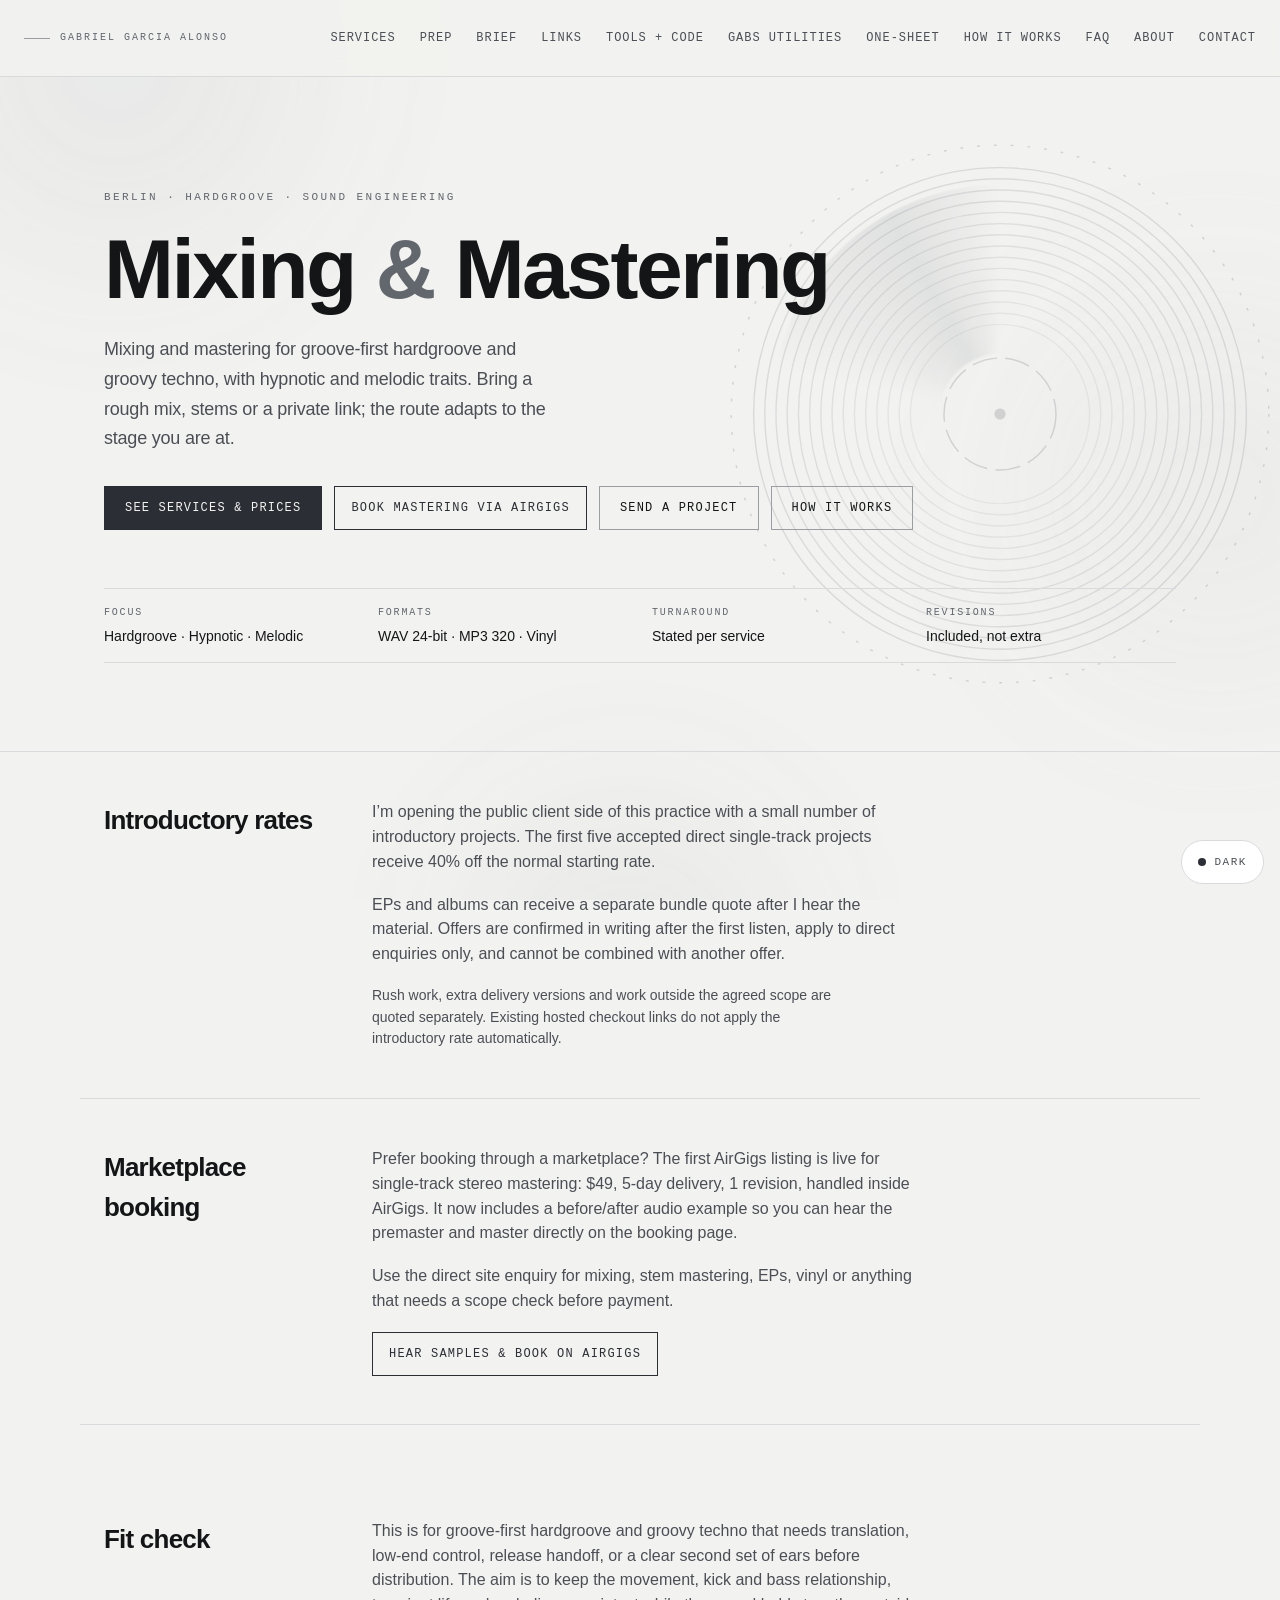
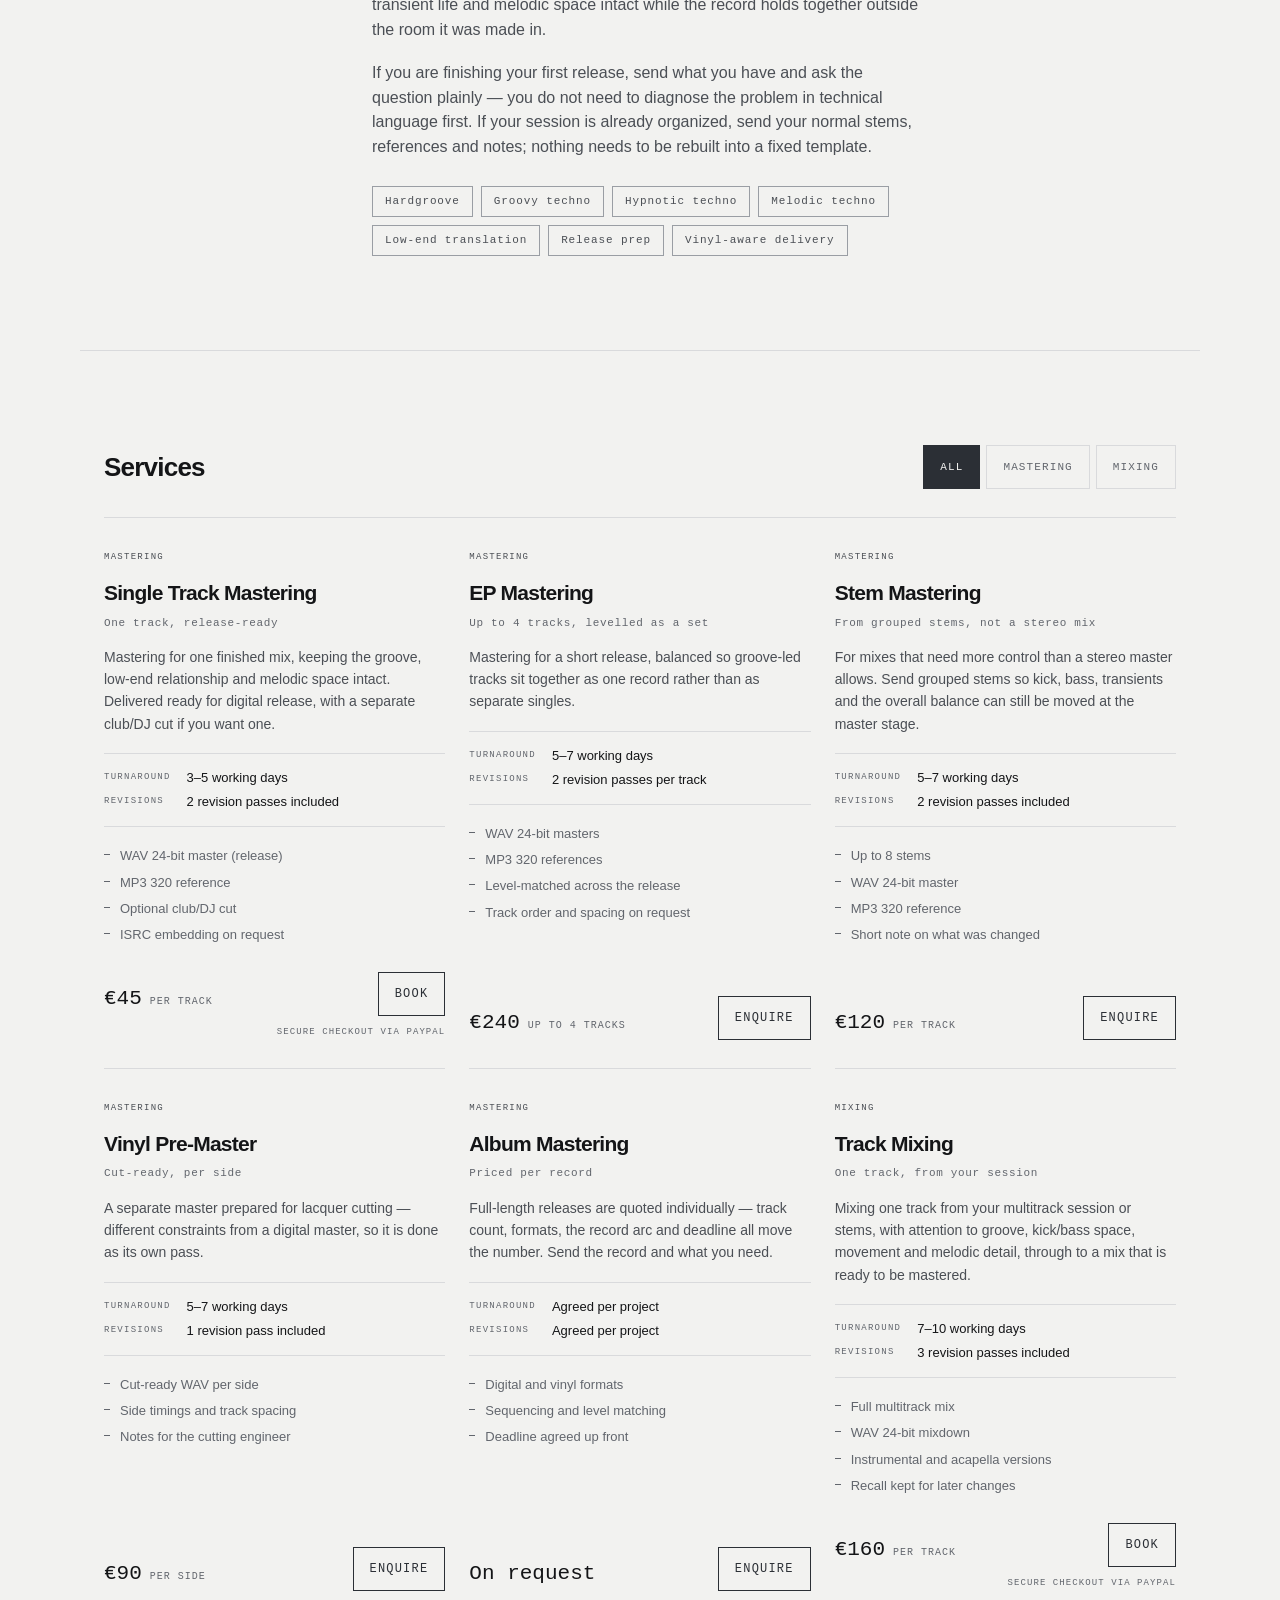
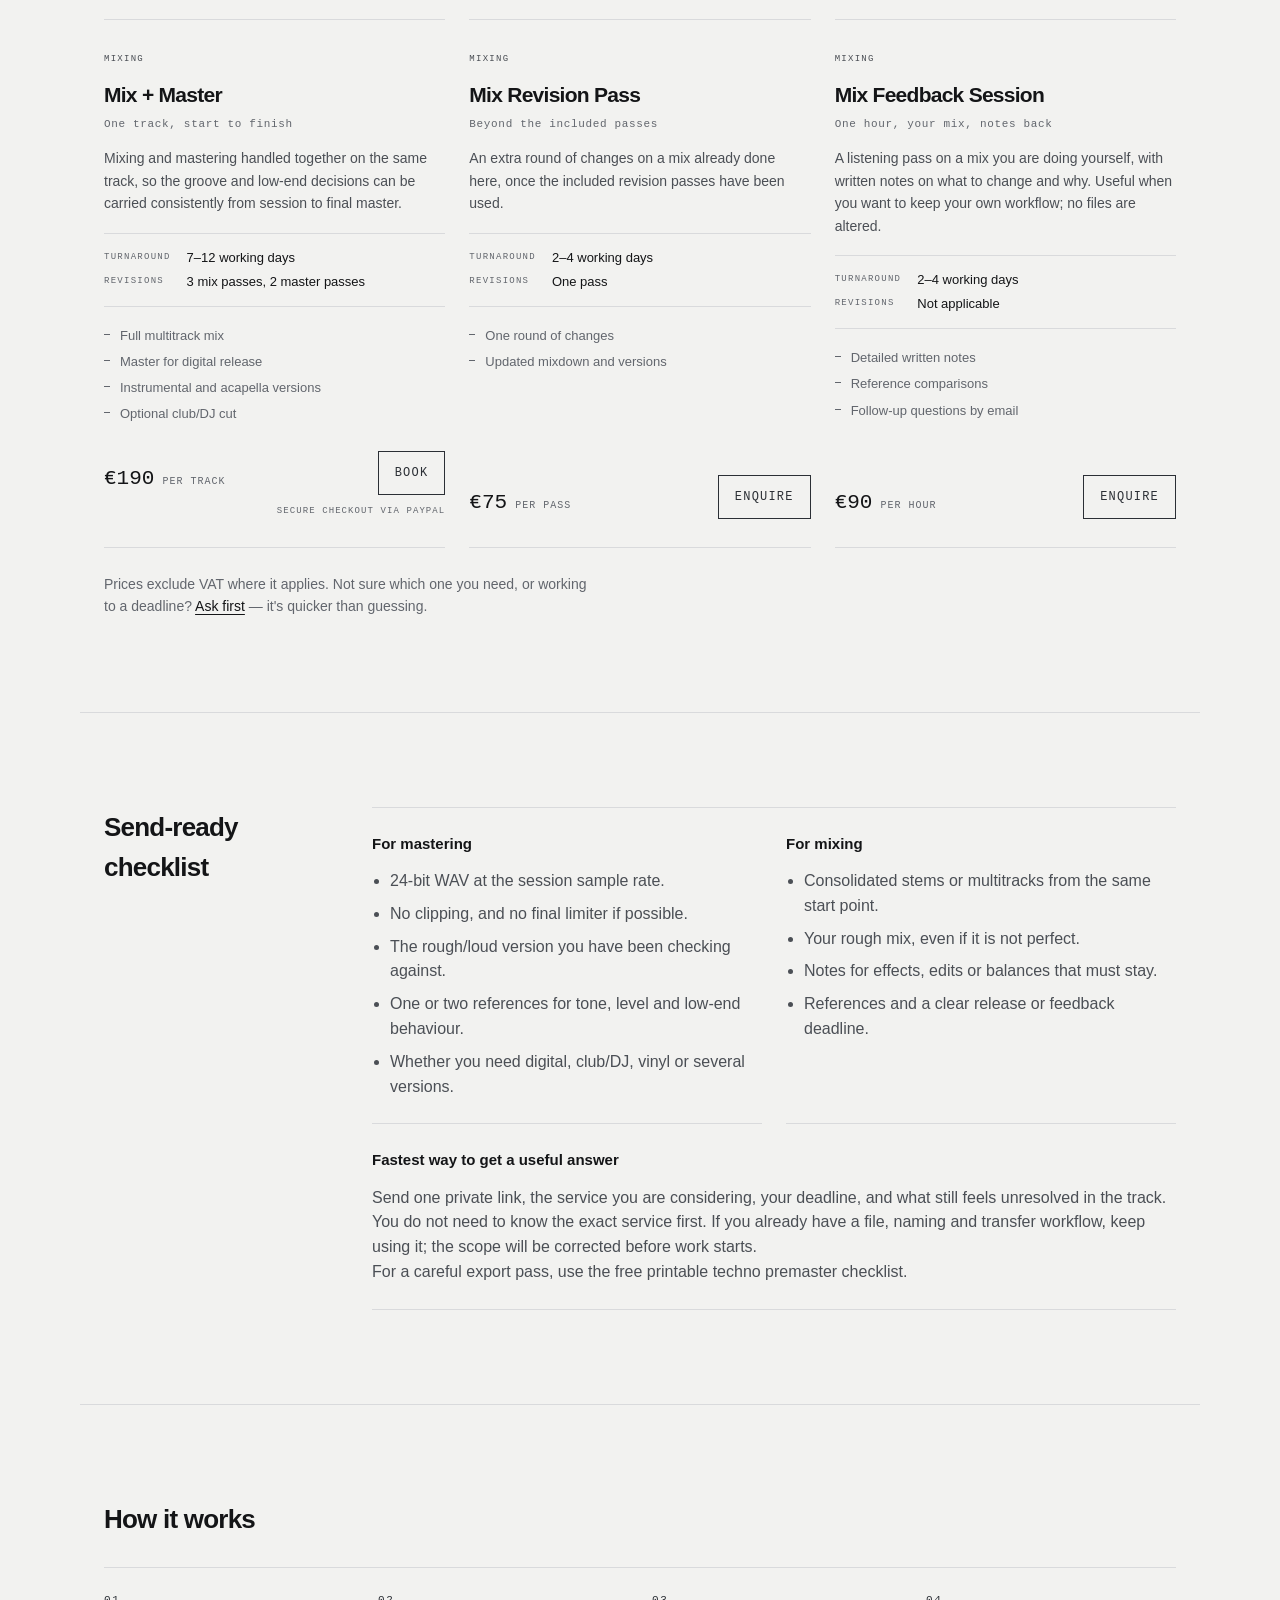
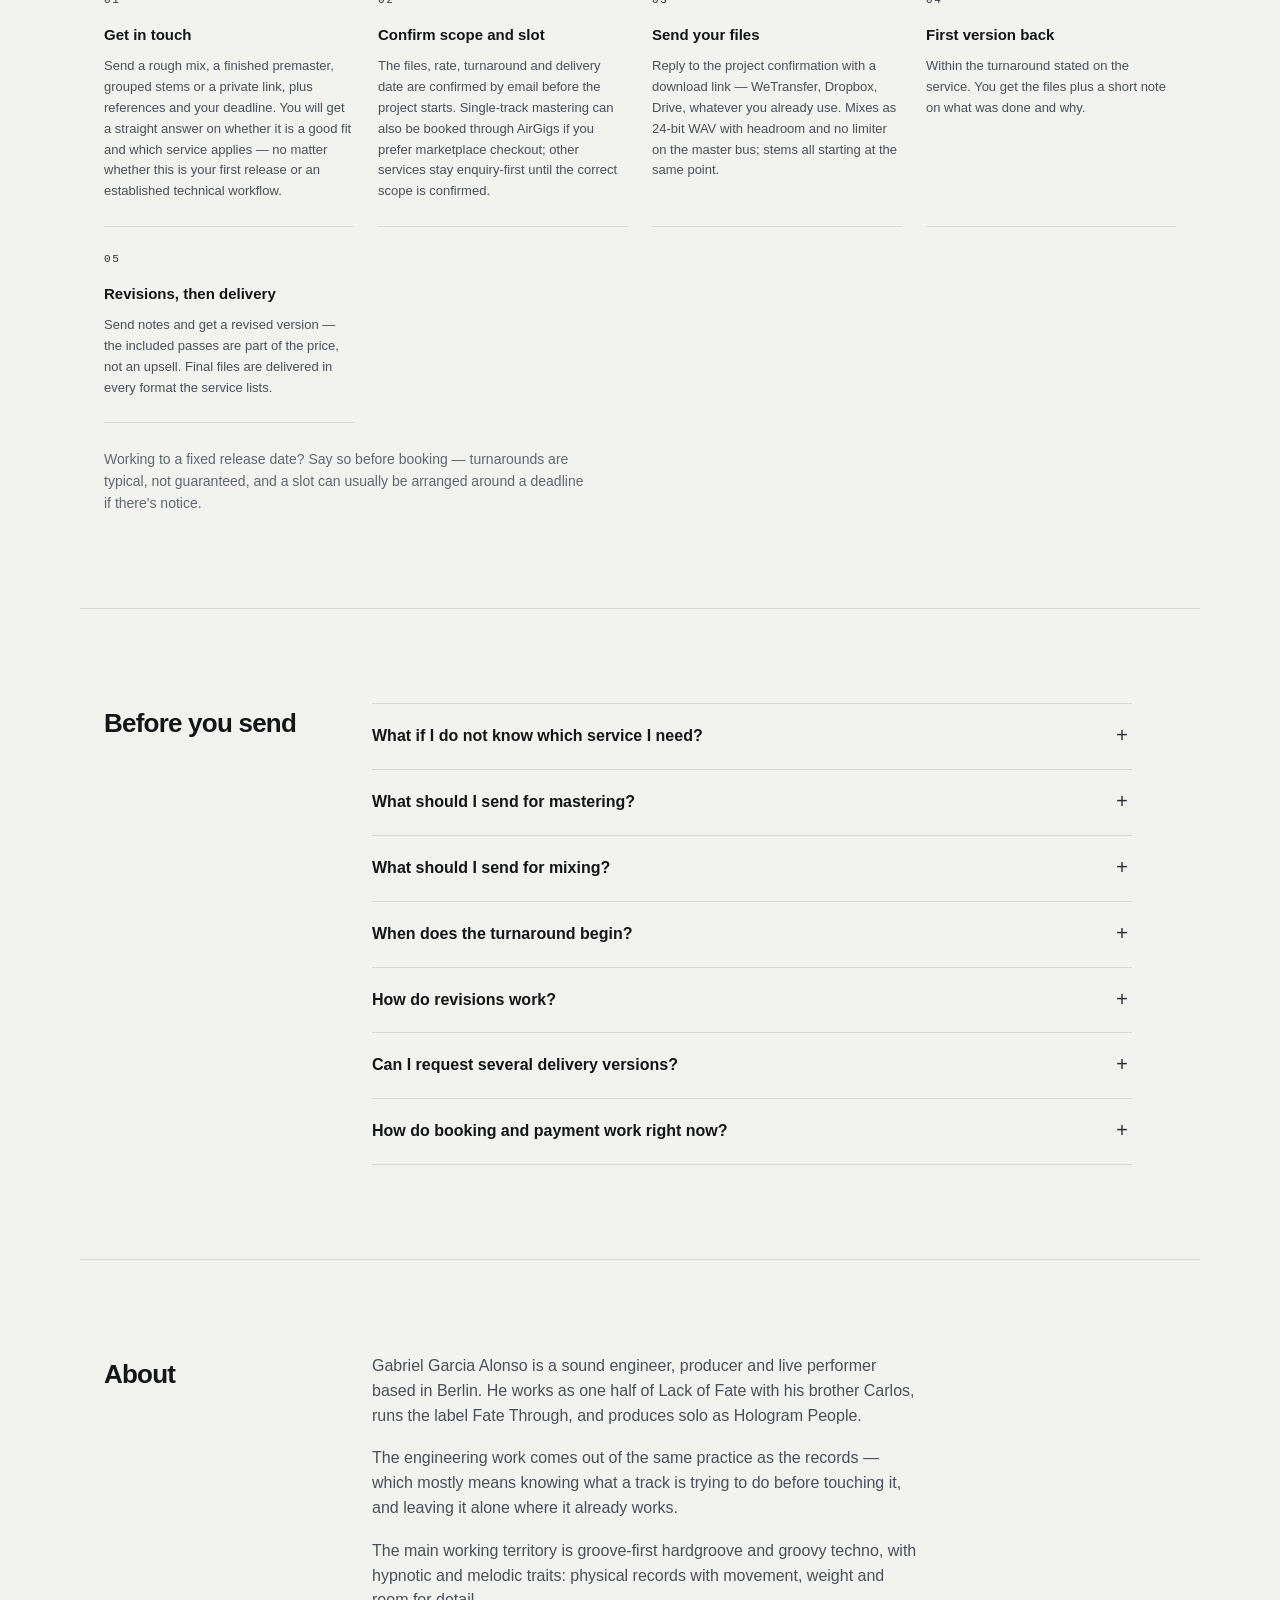
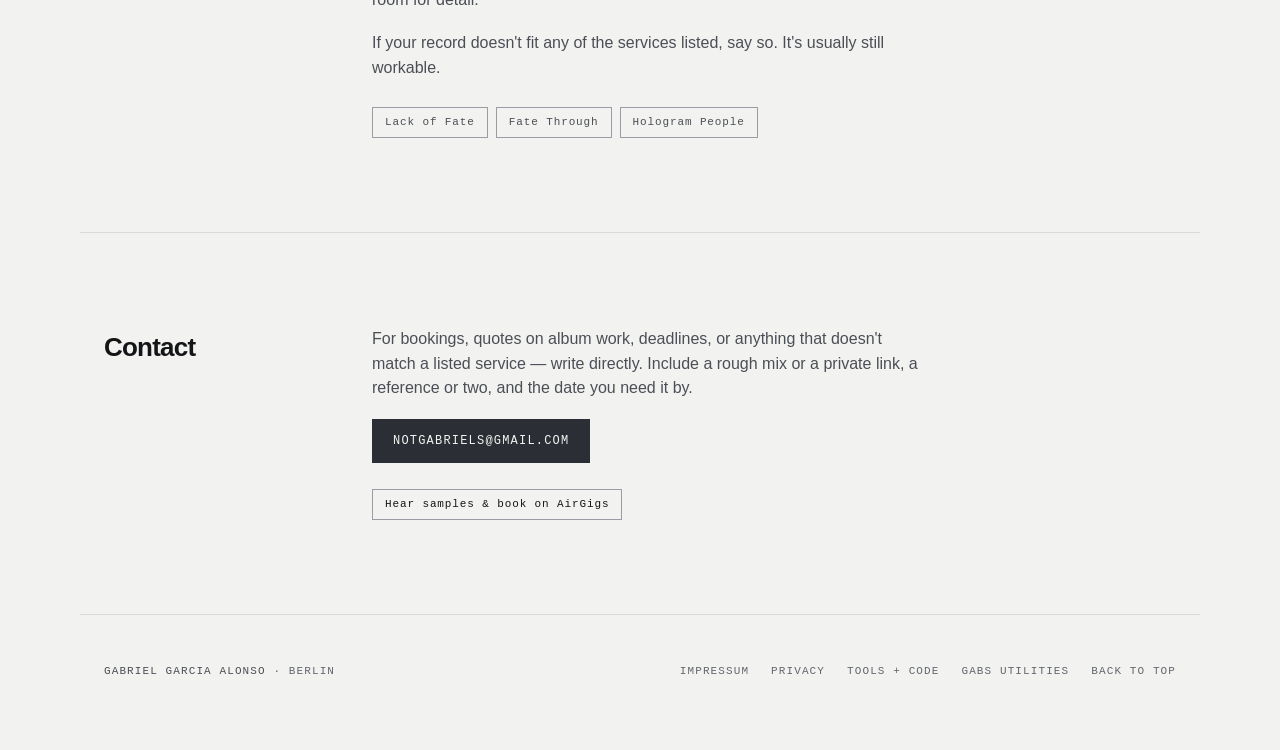
<file: index.html>
<!DOCTYPE html>
<html lang="en">
<head>
  <meta charset="utf-8" />
  <meta name="viewport" content="width=device-width, initial-scale=1" />
  <title>Gabriel Garcia Alonso — Mixing &amp; Mastering</title>
  <meta name="description" content="Mixing and mastering for groove-first hardgroove and groovy techno, with hypnotic and melodic traits. Berlin." />
  <meta name="theme-color" content="#0f1011" />
  <link rel="canonical" href="https://audio.gabs-utilities.com/" />
  <!--
    Open Graph / social preview. public/og-image.jpg is a real 1200x630 image.
    The public site uses an absolute image URL because social scrapers do not
    reliably resolve local paths. Change both URLs when the production domain is chosen.
  -->
  <meta property="og:title" content="Gabriel Garcia Alonso — Mixing &amp; Mastering" />
  <meta property="og:description" content="Mixing and mastering for groove-first hardgroove and groovy techno, with hypnotic and melodic traits. Berlin." />
  <meta property="og:type" content="website" />
  <meta property="og:url" content="https://audio.gabs-utilities.com/" />
  <meta property="og:image" content="https://audio.gabs-utilities.com/public/og-image.jpg?v=20260823" />
  <meta property="og:image:alt" content="Mixing and Mastering — Gabriel Garcia Alonso" />
  <meta property="og:image:width" content="1200" />
  <meta property="og:image:height" content="630" />
  <meta name="twitter:card" content="summary_large_image" />
  <meta name="twitter:title" content="Gabriel Garcia Alonso — Mixing &amp; Mastering" />
  <meta name="twitter:description" content="Mixing and mastering for groove-first hardgroove and groovy techno, with hypnotic and melodic traits. Berlin." />
  <meta name="twitter:image" content="https://audio.gabs-utilities.com/public/og-image.jpg?v=20260823" />
  <meta name="twitter:image:alt" content="Mixing and Mastering — Gabriel Garcia Alonso" />

  <link rel="icon" href="public/favicon.svg" type="image/svg+xml" />
  <!-- Bump ?v= after changing CSS/JS so returning visitors do not run a
       cached checkout or accessibility implementation against new markup. -->
  <link rel="stylesheet" href="assets/css/styles.css?v=20260825c" />
  <link rel="stylesheet" href="assets/css/motion.css?v=20261024a" />
  <script src="assets/js/motion.js?v=20261024a"></script>

  <!-- SEO:JSONLD:START — generated by `node scripts/build-seo.js`. Do not hand-edit. -->
  <script type="application/ld+json">
  {
    "@context": "https://schema.org",
    "@graph": [
      {
        "@type": "ProfessionalService",
        "@id": "https://audio.gabs-utilities.com/#business",
        "name": "Gabriel Garcia Alonso",
        "description": "Mixing and mastering for groove-first hardgroove and groovy techno, with hypnotic and melodic traits.",
        "email": "notgabriels@gmail.com",
        "url": "https://audio.gabs-utilities.com/",
        "image": "https://audio.gabs-utilities.com/public/og-image.png",
        "areaServed": "Worldwide",
        "address": {
          "@type": "PostalAddress",
          "addressLocality": "Berlin",
          "addressCountry": "DE"
        },
        "hasOfferCatalog": {
          "@type": "OfferCatalog",
          "name": "Mixing and mastering services",
          "itemListElement": [
            {
              "@type": "Offer",
              "name": "Single Track Mastering",
              "description": "Mastering for one finished mix, keeping the groove, low-end relationship and melodic space intact. Delivered ready for digital release, with a separate club/DJ cut if you want one.",
              "url": "https://audio.gabs-utilities.com/#mastering-single",
              "category": "Audio mastering",
              "itemOffered": {
                "@type": "Service",
                "name": "Single Track Mastering",
                "serviceType": "Single Track Mastering"
              },
              "price": "45",
              "priceCurrency": "EUR",
              "availability": "https://schema.org/InStock"
            },
            {
              "@type": "Offer",
              "name": "EP Mastering",
              "description": "Mastering for a short release, balanced so groove-led tracks sit together as one record rather than as separate singles.",
              "url": "https://audio.gabs-utilities.com/#mastering-ep",
              "category": "Audio mastering",
              "itemOffered": {
                "@type": "Service",
                "name": "EP Mastering",
                "serviceType": "EP Mastering"
              },
              "price": "240",
              "priceCurrency": "EUR",
              "availability": "https://schema.org/InStock"
            },
            {
              "@type": "Offer",
              "name": "Stem Mastering",
              "description": "For mixes that need more control than a stereo master allows. Send grouped stems so kick, bass, transients and the overall balance can still be moved at the master stage.",
              "url": "https://audio.gabs-utilities.com/#mastering-stem",
              "category": "Audio mastering",
              "itemOffered": {
                "@type": "Service",
                "name": "Stem Mastering",
                "serviceType": "Stem Mastering"
              },
              "price": "120",
              "priceCurrency": "EUR",
              "availability": "https://schema.org/InStock"
            },
            {
              "@type": "Offer",
              "name": "Vinyl Pre-Master",
              "description": "A separate master prepared for lacquer cutting — different constraints from a digital master, so it is done as its own pass.",
              "url": "https://audio.gabs-utilities.com/#mastering-vinyl",
              "category": "Audio mastering",
              "itemOffered": {
                "@type": "Service",
                "name": "Vinyl Pre-Master",
                "serviceType": "Vinyl Pre-Master"
              },
              "price": "90",
              "priceCurrency": "EUR",
              "availability": "https://schema.org/InStock"
            },
            {
              "@type": "Offer",
              "name": "Album Mastering",
              "description": "Full-length releases are quoted individually — track count, formats, the record arc and deadline all move the number. Send the record and what you need.",
              "url": "https://audio.gabs-utilities.com/#mastering-album",
              "category": "Audio mastering",
              "itemOffered": {
                "@type": "Service",
                "name": "Album Mastering",
                "serviceType": "Album Mastering"
              }
            },
            {
              "@type": "Offer",
              "name": "Track Mixing",
              "description": "Mixing one track from your multitrack session or stems, with attention to groove, kick/bass space, movement and melodic detail, through to a mix that is ready to be mastered.",
              "url": "https://audio.gabs-utilities.com/#mixing-single",
              "category": "Audio mixing",
              "itemOffered": {
                "@type": "Service",
                "name": "Track Mixing",
                "serviceType": "Track Mixing"
              },
              "price": "160",
              "priceCurrency": "EUR",
              "availability": "https://schema.org/InStock"
            },
            {
              "@type": "Offer",
              "name": "Mix + Master",
              "description": "Mixing and mastering handled together on the same track, so the groove and low-end decisions can be carried consistently from session to final master.",
              "url": "https://audio.gabs-utilities.com/#mixing-mastering-bundle",
              "category": "Audio mixing",
              "itemOffered": {
                "@type": "Service",
                "name": "Mix + Master",
                "serviceType": "Mix + Master"
              },
              "price": "190",
              "priceCurrency": "EUR",
              "availability": "https://schema.org/InStock"
            },
            {
              "@type": "Offer",
              "name": "Mix Revision Pass",
              "description": "An extra round of changes on a mix already done here, once the included revision passes have been used.",
              "url": "https://audio.gabs-utilities.com/#mix-revision",
              "category": "Audio mixing",
              "itemOffered": {
                "@type": "Service",
                "name": "Mix Revision Pass",
                "serviceType": "Mix Revision Pass"
              },
              "price": "75",
              "priceCurrency": "EUR",
              "availability": "https://schema.org/InStock"
            },
            {
              "@type": "Offer",
              "name": "Mix Feedback Session",
              "description": "A listening pass on a mix you are doing yourself, with written notes on what to change and why. Useful when you want to keep your own workflow; no files are altered.",
              "url": "https://audio.gabs-utilities.com/#mix-consult",
              "category": "Audio mixing",
              "itemOffered": {
                "@type": "Service",
                "name": "Mix Feedback Session",
                "serviceType": "Mix Feedback Session"
              },
              "price": "90",
              "priceCurrency": "EUR",
              "availability": "https://schema.org/InStock"
            }
          ]
        }
      },
      {
        "@type": "FAQPage",
        "@id": "https://audio.gabs-utilities.com/#faq",
        "mainEntity": [
          {
            "@type": "Question",
            "name": "What if I do not know which service I need?",
            "acceptedAnswer": {
              "@type": "Answer",
              "text": "Send the latest bounce or a private listening link, say what feels unresolved, and include your deadline. You can arrive with a rough mix, a finished stereo premaster or grouped stems; the correct route is confirmed before work starts."
            }
          },
          {
            "@type": "Question",
            "name": "What should I send for mastering?",
            "acceptedAnswer": {
              "@type": "Answer",
              "text": "Send a 24-bit WAV at the session sample rate, with enough headroom to avoid clipping. If possible, remove the final limiter. Include the version you have been listening to, plus one or two references."
            }
          },
          {
            "@type": "Question",
            "name": "What should I send for mixing?",
            "acceptedAnswer": {
              "@type": "Answer",
              "text": "Send consolidated multitracks or stems that all begin at the same point, together with your rough mix. Name files clearly and include notes about intentional effects, edits or balances that must stay."
            }
          },
          {
            "@type": "Question",
            "name": "When does the turnaround begin?",
            "acceptedAnswer": {
              "@type": "Answer",
              "text": "The stated turnaround begins after the scope, files and project slot are confirmed. Mention a fixed release or manufacturing date in the first enquiry so feasibility can be checked before starting."
            }
          },
          {
            "@type": "Question",
            "name": "How do revisions work?",
            "acceptedAnswer": {
              "@type": "Answer",
              "text": "Each service states how many revision passes are included. Send one consolidated set of clear, time-coded notes per pass. Work outside the agreed scope is confirmed separately before it is started."
            }
          },
          {
            "@type": "Question",
            "name": "Can I request several delivery versions?",
            "acceptedAnswer": {
              "@type": "Answer",
              "text": "The versions included are listed on each service card. Ask about instrumentals, acapellas, club cuts, vinyl versions or other formats in the enquiry so the exact delivery set can be confirmed."
            }
          },
          {
            "@type": "Question",
            "name": "How do booking and payment work right now?",
            "acceptedAnswer": {
              "@type": "Answer",
              "text": "Single-track mastering can be booked via AirGigs or direct hosted checkout. Services without a verified checkout link open a prefilled email enquiry, and quote-based work is confirmed by email before starting."
            }
          }
        ]
      }
    ]
  }
  </script>
  <!-- SEO:JSONLD:END -->
</head>
<body>

  <!-- First tab stop: lets keyboard users jump the header nav. -->
  <a class="skip-link" href="#services">Skip to services</a>

  <header class="site-header">
    <a class="logo" href="#top">
      <span class="logo__mark" aria-hidden="true"></span>
      <span class="logo__text">GABRIEL GARCIA ALONSO</span>
    </a>
    <nav class="nav" id="main-nav" aria-label="Main">
      <a href="#services">Services</a>
      <a href="#prep">Prep</a>
      <a href="brief.html">Brief</a>
      <a href="links.html">Links</a>
      <a href="https://tools.gabs-utilities.com/">Tools + Code</a>
      <a href="https://gabs-utilities.com/">Gabs Utilities</a>
      <a href="one-sheet.html">One-sheet</a>
      <a href="#process">How it works</a>
      <a href="#faq">FAQ</a>
      <a href="#about">About</a>
      <a href="#contact">Contact</a>
    </nav>
    <button class="nav-toggle" id="nav-toggle" type="button"
      aria-label="Open navigation" aria-controls="main-nav" aria-expanded="false">
      <span></span><span></span>
    </button>
  </header>

  <main id="top">

    <!-- ============================ HERO ============================ -->
    <section class="hero">
      <div class="hero__grid" aria-hidden="true"></div>
      <div class="hero__inner">
        <p class="eyebrow">Berlin · Hardgroove · Sound Engineering</p>
        <h1 class="hero__title">
          Mixing<span class="dim"> &amp; </span>Mastering
        </h1>
        <p class="hero__lede">
          Mixing and mastering for groove-first hardgroove and groovy techno,
          with hypnotic and melodic traits. Bring a rough mix, stems or a
          private link; the route adapts to the stage you are at.
        </p>
        <div class="hero__actions">
          <a class="btn btn--primary" href="#services">See services &amp; prices</a>
          <a class="btn btn--buy" href="https://www.airgigs.com/mastering-engineers-for-hire/109633/I-will-master-your-electronic-music-for-release" target="_blank" rel="noopener">Book mastering via AirGigs</a>
          <a class="btn btn--ghost" href="brief.html">Send a project</a>
          <a class="btn btn--ghost" href="#process">How it works</a>
        </div>
        <dl class="hero__meta">
          <div><dt>Focus</dt><dd>Hardgroove · Hypnotic · Melodic</dd></div>
          <div><dt>Formats</dt><dd>WAV 24-bit · MP3 320 · Vinyl</dd></div>
          <div><dt>Turnaround</dt><dd>Stated per service</dd></div>
          <div><dt>Revisions</dt><dd>Included, not extra</dd></div>
        </dl>
      </div>
    </section>

    <!-- ===================== INTRODUCTORY OFFER ===================== -->
    <section class="section section--split section--compact" id="intro-offer" aria-labelledby="intro-offer-title">
      <div>
        <p class="section__title" id="intro-offer-title">Introductory rates</p>
      </div>
      <div class="prose">
        <p>
          I’m opening the public client side of this practice with a small
          number of introductory projects. The first five accepted direct
          single-track projects receive 40% off the normal starting rate.
        </p>
        <p>
          EPs and albums can receive a separate bundle quote after I hear the
          material. Offers are confirmed in writing after the first listen,
          apply to direct enquiries only, and cannot be combined with another
          offer.
        </p>
        <p class="section__note">
          Rush work, extra delivery versions and work outside the agreed scope
          are quoted separately. Existing hosted checkout links do not apply
          the introductory rate automatically.
        </p>
      </div>
    </section>

    <!-- ===================== MARKETPLACE BOOKING ===================== -->
    <section class="section section--split section--compact" id="airgigs">
      <div>
        <h2 class="section__title">Marketplace booking</h2>
      </div>
      <div class="prose">
        <p>
          Prefer booking through a marketplace? The first AirGigs listing is
          live for single-track stereo mastering: $49, 5-day delivery, 1
          revision, handled inside AirGigs. It now includes a before/after
          audio example so you can hear the premaster and master directly on
          the booking page.
        </p>
        <p>
          Use the direct site enquiry for mixing, stem mastering, EPs, vinyl or
          anything that needs a scope check before payment.
        </p>
        <p class="contact-line">
          <a class="btn btn--buy" href="https://www.airgigs.com/mastering-engineers-for-hire/109633/I-will-master-your-electronic-music-for-release" target="_blank" rel="noopener">Hear samples &amp; book on AirGigs</a>
        </p>
      </div>
    </section>

    <!-- ========================= FIT CHECK ========================= -->
    <section class="section section--split" id="fit">
      <div>
        <h2 class="section__title">Fit check</h2>
      </div>
      <div class="prose">
        <p>
          This is for groove-first hardgroove and groovy techno that needs
          translation, low-end control, release handoff, or a clear second set
          of ears before distribution. The aim is to keep the movement, kick
          and bass relationship, transient life and melodic space intact while
          the record holds together outside the room it was made in.
        </p>
        <p>
          If you are finishing your first release, send what you have and ask
          the question plainly — you do not need to diagnose the problem in
          technical language first. If your session is already organized, send
          your normal stems, references and notes; nothing needs to be rebuilt
          into a fixed template.
        </p>
        <ul class="tags" aria-label="Best-fit service signals">
          <li>Hardgroove</li>
          <li>Groovy techno</li>
          <li>Hypnotic techno</li>
          <li>Melodic techno</li>
          <li>Low-end translation</li>
          <li>Release prep</li>
          <li>Vinyl-aware delivery</li>
        </ul>
      </div>
    </section>

    <!-- ========================= SERVICES ========================= -->
    <section class="section" id="services">
      <div class="section__head">
        <h2 class="section__title">Services</h2>
        <!--
          Toggle buttons, not tabs. They filter one list in place — there are
          no tab panels, so aria-pressed is the honest mapping.
        -->
        <div class="filters" role="group" aria-label="Filter services by type">
          <button class="filter is-active" type="button" aria-pressed="true" aria-controls="service-grid" data-filter="all">All</button>
          <button class="filter" type="button" aria-pressed="false" aria-controls="service-grid" data-filter="mastering">Mastering</button>
          <button class="filter" type="button" aria-pressed="false" aria-controls="service-grid" data-filter="mixing">Mixing</button>
        </div>
      </div>

      <!-- Service cards are rendered here by assets/js/store.js -->
      <div class="grid" id="service-grid" aria-label="Services"></div>

      <p class="grid__empty" id="grid-empty" hidden>Nothing in this category yet.</p>

      <!-- Announces the result count when the filter changes; visually hidden. -->
      <p class="visually-hidden" id="filter-status" role="status" aria-live="polite"></p>

      <p class="section__note">
        Prices exclude VAT where it applies. Not sure which one you need, or
        working to a deadline? <a href="#contact">Ask first</a> — it's quicker
        than guessing.
      </p>
    </section>

    <!-- ========================= PROJECT PREP ========================= -->
    <section class="section section--split" id="prep">
      <div>
        <h2 class="section__title">Send-ready checklist</h2>
      </div>
      <div class="prep-grid" aria-label="What to prepare before sending a project">
        <article class="prep-card">
          <h3>For mastering</h3>
          <ul>
            <li>24-bit WAV at the session sample rate.</li>
            <li>No clipping, and no final limiter if possible.</li>
            <li>The rough/loud version you have been checking against.</li>
            <li>One or two references for tone, level and low-end behaviour.</li>
            <li>Whether you need digital, club/DJ, vinyl or several versions.</li>
          </ul>
        </article>
        <article class="prep-card">
          <h3>For mixing</h3>
          <ul>
            <li>Consolidated stems or multitracks from the same start point.</li>
            <li>Your rough mix, even if it is not perfect.</li>
            <li>Notes for effects, edits or balances that must stay.</li>
            <li>References and a clear release or feedback deadline.</li>
          </ul>
        </article>
        <article class="prep-card prep-card--wide">
          <h3>Fastest way to get a useful answer</h3>
          <p>
            Send one private link, the service you are considering, your
            deadline, and what still feels unresolved in the track. You do not
            need to know the exact service first. If you already have a file,
            naming and transfer workflow, keep using it; the scope will be
            corrected before work starts.
          </p>
          <p>
            For a careful export pass, use the
            <a href="premaster-checklist.html">free printable techno premaster checklist</a>.
          </p>
        </article>
      </div>
    </section>

    <!-- ========================= HOW IT WORKS ========================= -->
    <!--
      A service needs this and a shop doesn't: paying is only step two of five,
      and the client has to send audio at some point. Keep this in sync with
      success.html, which repeats the "send your files" step after payment.
    -->
    <section class="section" id="process">
      <div class="section__head">
        <h2 class="section__title">How it works</h2>
      </div>

      <ol class="steps">
        <li class="step">
          <span class="step__num">01</span>
          <h3 class="step__title">Get in touch</h3>
          <p>
            Send a rough mix, a finished premaster, grouped stems or a private
            link, plus references and your deadline. You will get a straight
            answer on whether it is a good fit and which service applies — no
            matter whether this is your first release or an established
            technical workflow.
          </p>
        </li>
        <li class="step">
          <span class="step__num">02</span>
          <h3 class="step__title">Confirm scope and slot</h3>
          <p>
            The files, rate, turnaround and delivery date are confirmed by
            email before the project starts. Single-track mastering can also
            be booked through AirGigs if you prefer marketplace checkout; other
            services stay enquiry-first until the correct scope is confirmed.
          </p>
        </li>
        <li class="step">
          <span class="step__num">03</span>
          <h3 class="step__title">Send your files</h3>
          <p>
            Reply to the project confirmation with a download link — WeTransfer,
            Dropbox, Drive, whatever you already use. Mixes as 24-bit WAV with
            headroom and no limiter on the master bus; stems all starting at
            the same point.
          </p>
        </li>
        <li class="step">
          <span class="step__num">04</span>
          <h3 class="step__title">First version back</h3>
          <p>
            Within the turnaround stated on the service. You get the files plus
            a short note on what was done and why.
          </p>
        </li>
        <li class="step">
          <span class="step__num">05</span>
          <h3 class="step__title">Revisions, then delivery</h3>
          <p>
            Send notes and get a revised version — the included passes are part
            of the price, not an upsell. Final files are delivered in every
            format the service lists.
          </p>
        </li>
      </ol>

      <p class="section__note">
        Working to a fixed release date? Say so before booking — turnarounds
        are typical, not guaranteed, and a slot can usually be arranged around
        a deadline if there's notice.
      </p>
    </section>

    <!-- ============================ FAQ ============================ -->
    <section class="section section--split" id="faq">
      <div>
        <h2 class="section__title">Before you send</h2>
      </div>
      <div class="faq">
        <details>
          <summary>What if I do not know which service I need?</summary>
          <p>
            Send the latest bounce or a private listening link, say what feels
            unresolved, and include your deadline. You can arrive with a rough
            mix, a finished stereo premaster or grouped stems; the correct
            route is confirmed before work starts.
          </p>
        </details>
        <details>
          <summary>What should I send for mastering?</summary>
          <p>
            Send a 24-bit WAV at the session sample rate, with enough headroom
            to avoid clipping. If possible, remove the final limiter. Include
            the version you have been listening to, plus one or two references.
          </p>
        </details>
        <details>
          <summary>What should I send for mixing?</summary>
          <p>
            Send consolidated multitracks or stems that all begin at the same
            point, together with your rough mix. Name files clearly and include
            notes about intentional effects, edits or balances that must stay.
          </p>
        </details>
        <details>
          <summary>When does the turnaround begin?</summary>
          <p>
            The stated turnaround begins after the scope, files and project
            slot are confirmed. Mention a fixed release or manufacturing date
            in the first enquiry so feasibility can be checked before starting.
          </p>
        </details>
        <details>
          <summary>How do revisions work?</summary>
          <p>
            Each service states how many revision passes are included. Send one
            consolidated set of clear, time-coded notes per pass. Work outside
            the agreed scope is confirmed separately before it is started.
          </p>
        </details>
        <details>
          <summary>Can I request several delivery versions?</summary>
          <p>
            The versions included are listed on each service card. Ask about
            instrumentals, acapellas, club cuts, vinyl versions or other formats
            in the enquiry so the exact delivery set can be confirmed.
          </p>
        </details>
        <details>
          <summary>How do booking and payment work right now?</summary>
          <p>
            Single-track mastering can be booked via AirGigs or direct hosted
            checkout. Services without a verified checkout link open a
            prefilled email enquiry, and quote-based work is confirmed by email
            before starting.
          </p>
        </details>
      </div>
    </section>


    <!-- ========================== ABOUT ========================== -->
    <!-- Keep the three identities separate in future edits: Lack of Fate is
         the duo, Fate Through is the label, and Hologram People is the solo
         project. Do not add unverified credits or performance claims. -->
    <section class="section section--split" id="about">
      <div>
        <h2 class="section__title">About</h2>
      </div>
      <div class="prose">
        <p>
          Gabriel Garcia Alonso is a sound engineer, producer and live performer
          based in Berlin. He works as one half of Lack of Fate with his brother
          Carlos, runs the label Fate Through, and produces solo as Hologram
          People.
        </p>
        <p>
          The engineering work comes out of the same practice as the records —
          which mostly means knowing what a track is trying to do before
          touching it, and leaving it alone where it already works.
        </p>
        <p>
          The main working territory is groove-first hardgroove and groovy
          techno, with hypnotic and melodic traits: physical records with
          movement, weight and room for detail.
        </p>
        <p>
          If your record doesn't fit any of the services listed, say so. It's
          usually still workable.
        </p>
        <ul class="tags">
          <li>Lack of Fate</li>
          <li>Fate Through</li>
          <li>Hologram People</li>
        </ul>
      </div>
    </section>

    <!-- ========================= CONTACT ========================= -->
    <section class="section section--split" id="contact">
      <div>
        <h2 class="section__title">Contact</h2>
      </div>
      <div class="prose">
        <p>
          For bookings, quotes on album work, deadlines, or anything that
          doesn't match a listed service — write directly. Include a rough mix
          or a private link, a reference or two, and the date you need it by.
        </p>
        <p class="contact-line">
          <a class="btn btn--primary" id="contact-email" href="#">Email</a>
        </p>
        <ul class="links" id="contact-links">
          <!-- Rendered from config.js -> SITE_CONFIG.social -->
        </ul>
      </div>
    </section>

  </main>

  <footer class="site-footer">
    <div>
      <span id="footer-name">Gabriel Garcia Alonso</span>
      <span class="dim"> · Berlin</span>
    </div>
    <nav class="footer-links" aria-label="Legal">
      <a href="impressum.html">Impressum</a>
      <a href="privacy.html">Privacy</a>
      <a href="https://tools.gabs-utilities.com/">Tools + Code</a>
      <a href="https://gabs-utilities.com/">Gabs Utilities</a>
      <a href="#top">Back to top</a>
    </nav>
  </footer>

  <!-- ============================================================
       SCRIPTS — load order matters.
       1. config.js      site + checkout settings        (EDIT THIS)
       2. services.js    the service list                (EDIT THIS)
       3. checkout.js    payment provider adapter
       4. store.js       renders the page
       ============================================================ -->
  <script src="config.js?v=20260824g"></script>
  <script src="data/services.js?v=20260824g"></script>
  <script src="assets/js/checkout.js?v=20260824g"></script>
  <script src="assets/js/store.js?v=20260825i"></script>
</body>
</html>
</file>
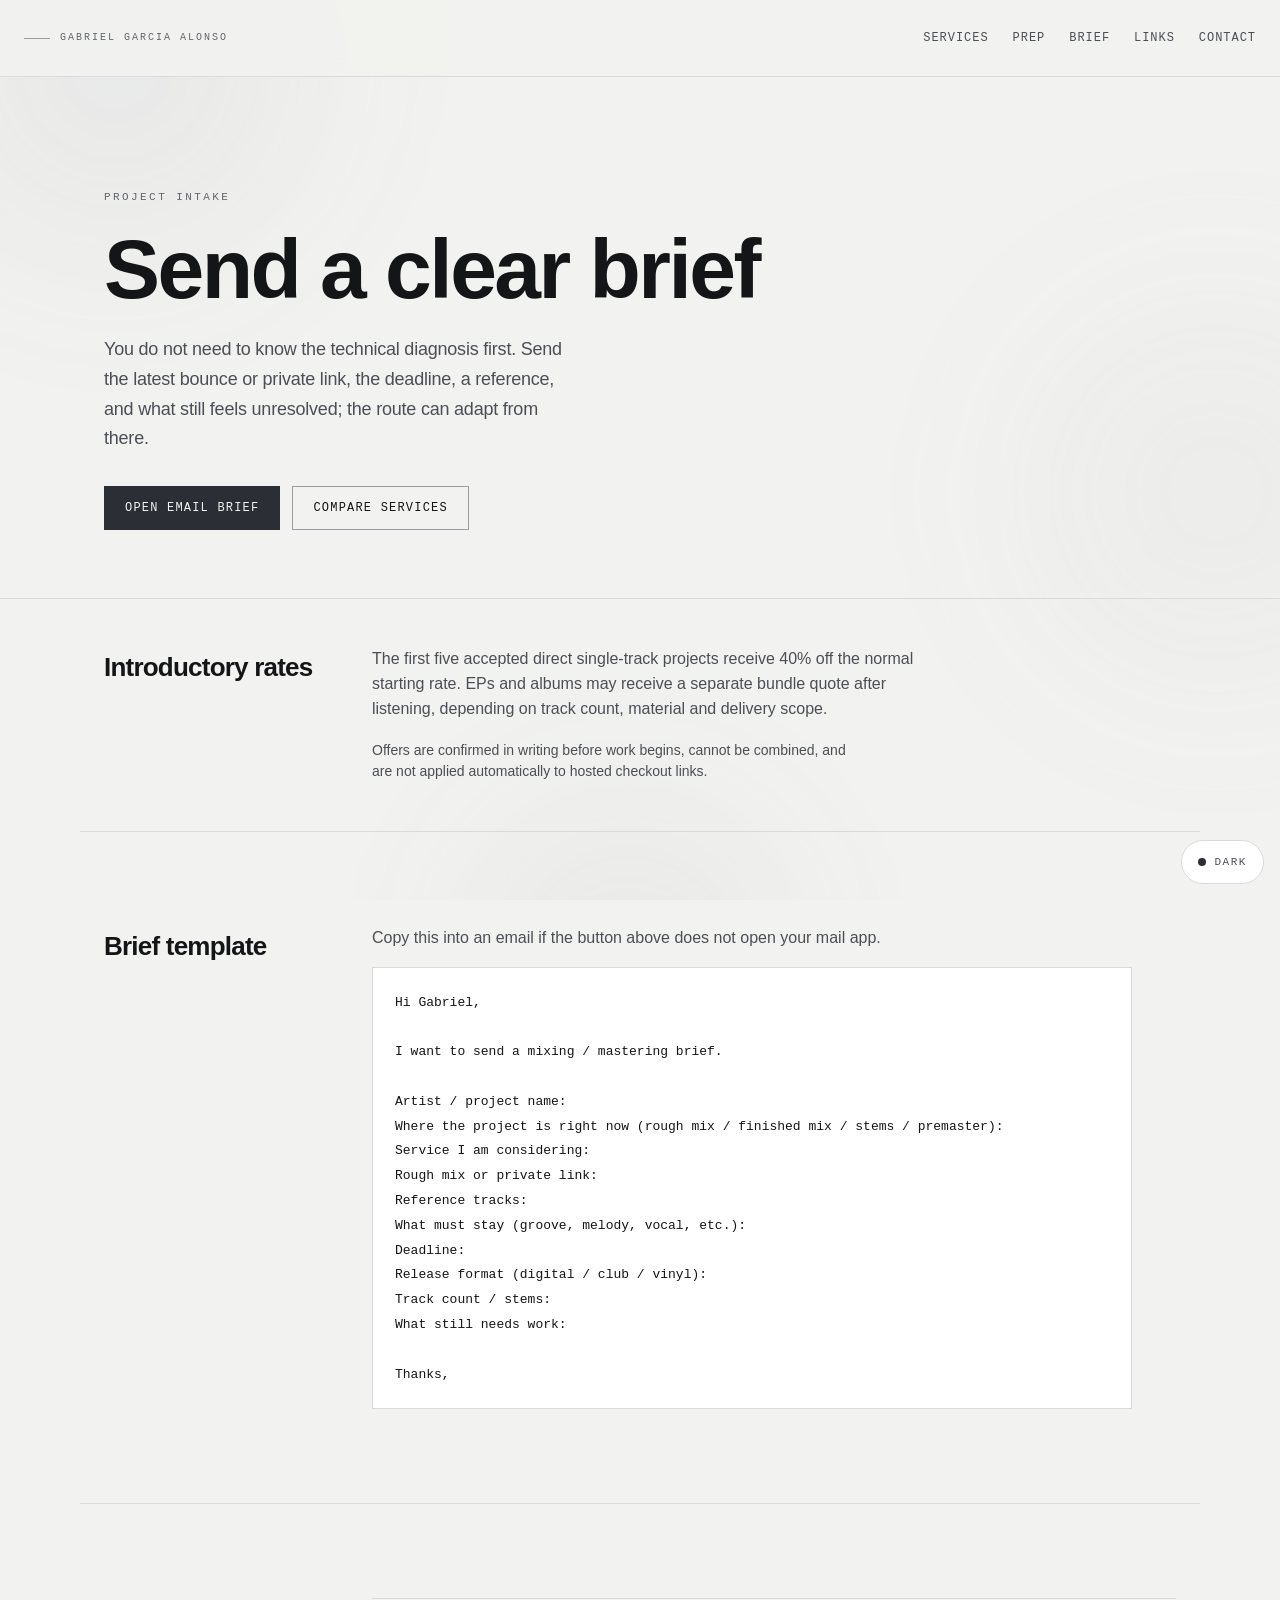
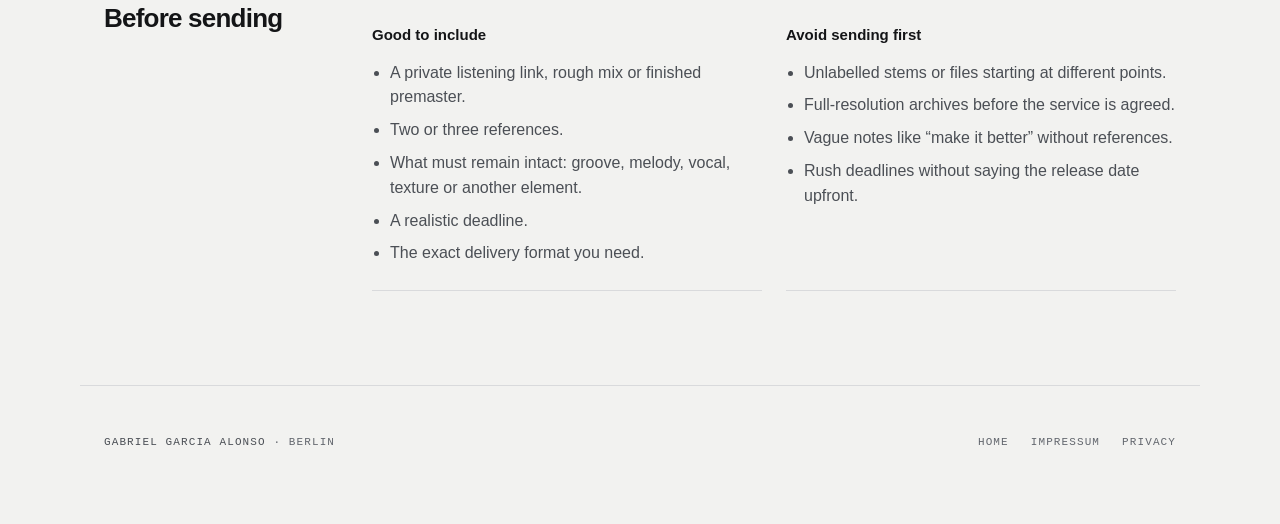
<file: brief.html>
<!DOCTYPE html>
<html lang="en">
<head>
  <meta charset="utf-8" />
  <meta name="viewport" content="width=device-width, initial-scale=1" />
  <title>Project Brief — Gabriel Garcia Alonso</title>
  <meta name="description" content="Send a clear hardgroove, groovy techno, mixing or mastering project brief to Gabriel Garcia Alonso." />
  <meta name="theme-color" content="#0f1011" />
  <link rel="canonical" href="https://audio.gabs-utilities.com/brief.html" />
  <link rel="icon" href="public/favicon.svg" type="image/svg+xml" />
  <link rel="stylesheet" href="assets/css/styles.css?v=20260825c" />
  <link rel="stylesheet" href="assets/css/motion.css?v=20261024a" />
  <script src="assets/js/motion.js?v=20261024a"></script>
</head>
<body>
  <a class="skip-link" href="#brief">Skip to brief</a>

  <header class="site-header">
    <a class="logo" href="index.html#top">
      <span class="logo__mark" aria-hidden="true"></span>
      <span class="logo__text">GABRIEL GARCIA ALONSO</span>
    </a>
    <nav class="nav" id="main-nav" aria-label="Main">
      <a href="index.html#services">Services</a>
      <a href="index.html#prep">Prep</a>
      <a href="brief.html" aria-current="page">Brief</a>
      <a href="links.html">Links</a>
      <a href="index.html#contact">Contact</a>
    </nav>
    <button class="nav-toggle" id="nav-toggle" type="button"
      aria-label="Open navigation" aria-controls="main-nav" aria-expanded="false">
      <span></span><span></span>
    </button>
  </header>

  <main id="brief">
    <section class="hero hero--compact">
      <div class="hero__grid" aria-hidden="true"></div>
      <div class="hero__inner">
        <p class="eyebrow">Project intake</p>
        <h1 class="hero__title">Send a clear brief</h1>
        <p class="hero__lede">
          You do not need to know the technical diagnosis first. Send the
          latest bounce or private link, the deadline, a reference, and what
          still feels unresolved; the route can adapt from there.
        </p>
        <div class="hero__actions">
          <a class="btn btn--primary" href="mailto:notgabriels@gmail.com?subject=Mixing%20%2F%20mastering%20project%20brief&body=Hi%20Gabriel%2C%0A%0AI%20want%20to%20send%20a%20mixing%20%2F%20mastering%20brief.%0A%0AArtist%20%2F%20project%20name%3A%0AWhere%20the%20project%20is%20right%20now%20%28rough%20mix%20%2F%20finished%20mix%20%2F%20stems%20%2F%20premaster%29%3A%0AService%20I%20am%20considering%3A%0ARough%20mix%20or%20private%20link%3A%0AReference%20tracks%3A%0AWhat%20must%20stay%20%28groove%2C%20melody%2C%20vocal%2C%20etc.%29%3A%0ADeadline%3A%0ARelease%20format%20%28digital%20%2F%20club%20%2F%20vinyl%29%3A%0ATrack%20count%20%2F%20stems%3A%0AWhat%20still%20needs%20work%3A%0A%0AThanks%2C">Open email brief</a>
          <a class="btn btn--ghost" href="index.html#services">Compare services</a>
        </div>
      </div>
    </section>

    <section class="section section--split section--compact" aria-labelledby="introductory-rates-title">
      <div>
        <p class="section__title" id="introductory-rates-title">Introductory rates</p>
      </div>
      <div class="prose">
        <p>
          The first five accepted direct single-track projects receive 40% off
          the normal starting rate. EPs and albums may receive a separate
          bundle quote after listening, depending on track count, material and
          delivery scope.
        </p>
        <p class="section__note">
          Offers are confirmed in writing before work begins, cannot be
          combined, and are not applied automatically to hosted checkout links.
        </p>
      </div>
    </section>

    <section class="section section--split">
      <div>
        <h2 class="section__title">Brief template</h2>
      </div>
      <div class="brief-template">
        <p>Copy this into an email if the button above does not open your mail app.</p>
        <pre><code>Hi Gabriel,

I want to send a mixing / mastering brief.

Artist / project name:
Where the project is right now (rough mix / finished mix / stems / premaster):
Service I am considering:
Rough mix or private link:
Reference tracks:
What must stay (groove, melody, vocal, etc.):
Deadline:
Release format (digital / club / vinyl):
Track count / stems:
What still needs work:

Thanks,</code></pre>
      </div>
    </section>

    <section class="section section--split">
      <div>
        <h2 class="section__title">Before sending</h2>
      </div>
      <div class="prep-grid" aria-label="Project brief checklist">
        <article class="prep-card">
          <h3>Good to include</h3>
          <ul>
            <li>A private listening link, rough mix or finished premaster.</li>
            <li>Two or three references.</li>
            <li>What must remain intact: groove, melody, vocal, texture or another element.</li>
            <li>A realistic deadline.</li>
            <li>The exact delivery format you need.</li>
          </ul>
        </article>
        <article class="prep-card">
          <h3>Avoid sending first</h3>
          <ul>
            <li>Unlabelled stems or files starting at different points.</li>
            <li>Full-resolution archives before the service is agreed.</li>
            <li>Vague notes like “make it better” without references.</li>
            <li>Rush deadlines without saying the release date upfront.</li>
          </ul>
        </article>
      </div>
    </section>
  </main>

  <footer class="site-footer">
    <div>
      <span>Gabriel Garcia Alonso</span>
      <span class="dim"> · Berlin</span>
    </div>
    <nav class="footer-links" aria-label="Legal">
      <a href="index.html">Home</a>
      <a href="impressum.html">Impressum</a>
      <a href="privacy.html">Privacy</a>
    </nav>
  </footer>

  <script src="config.js?v=20260824f"></script>
  <script src="assets/js/store.js?v=20260825i"></script>
</body>
</html>
</file>
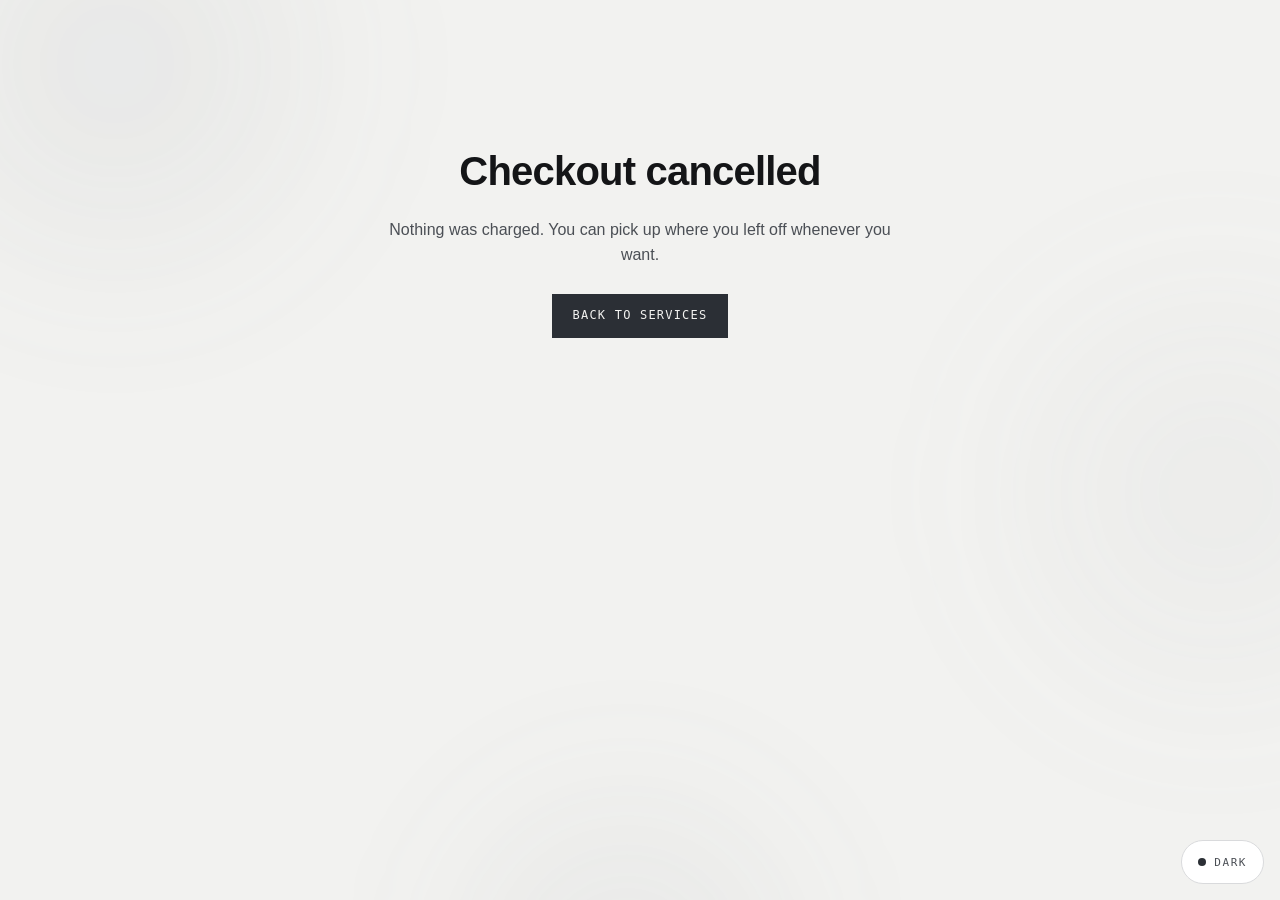
<file: cancel.html>
<!DOCTYPE html>
<html lang="en">
<head>
  <meta charset="utf-8" />
  <meta name="viewport" content="width=device-width, initial-scale=1" />
  <title>Checkout cancelled — Gabriel Garcia Alonso</title>
  <meta name="theme-color" content="#0f1011" />
  <meta name="robots" content="noindex" />
  <link rel="icon" href="public/favicon.svg" type="image/svg+xml" />
  <link rel="stylesheet" href="assets/css/styles.css?v=20260825c" />
  <link rel="stylesheet" href="assets/css/motion.css?v=20261024a" />
  <script src="assets/js/motion.js?v=20261024a"></script>
</head>
<body>
  <!-- Buyers land here if they back out of the hosted checkout. Nothing was charged. -->
  <main class="status">
    <h1>Checkout cancelled</h1>
    <p>Nothing was charged. You can pick up where you left off whenever you want.</p>
    <a class="btn btn--primary" href="index.html#services">Back to services</a>
  </main>
</body>
</html>
</file>
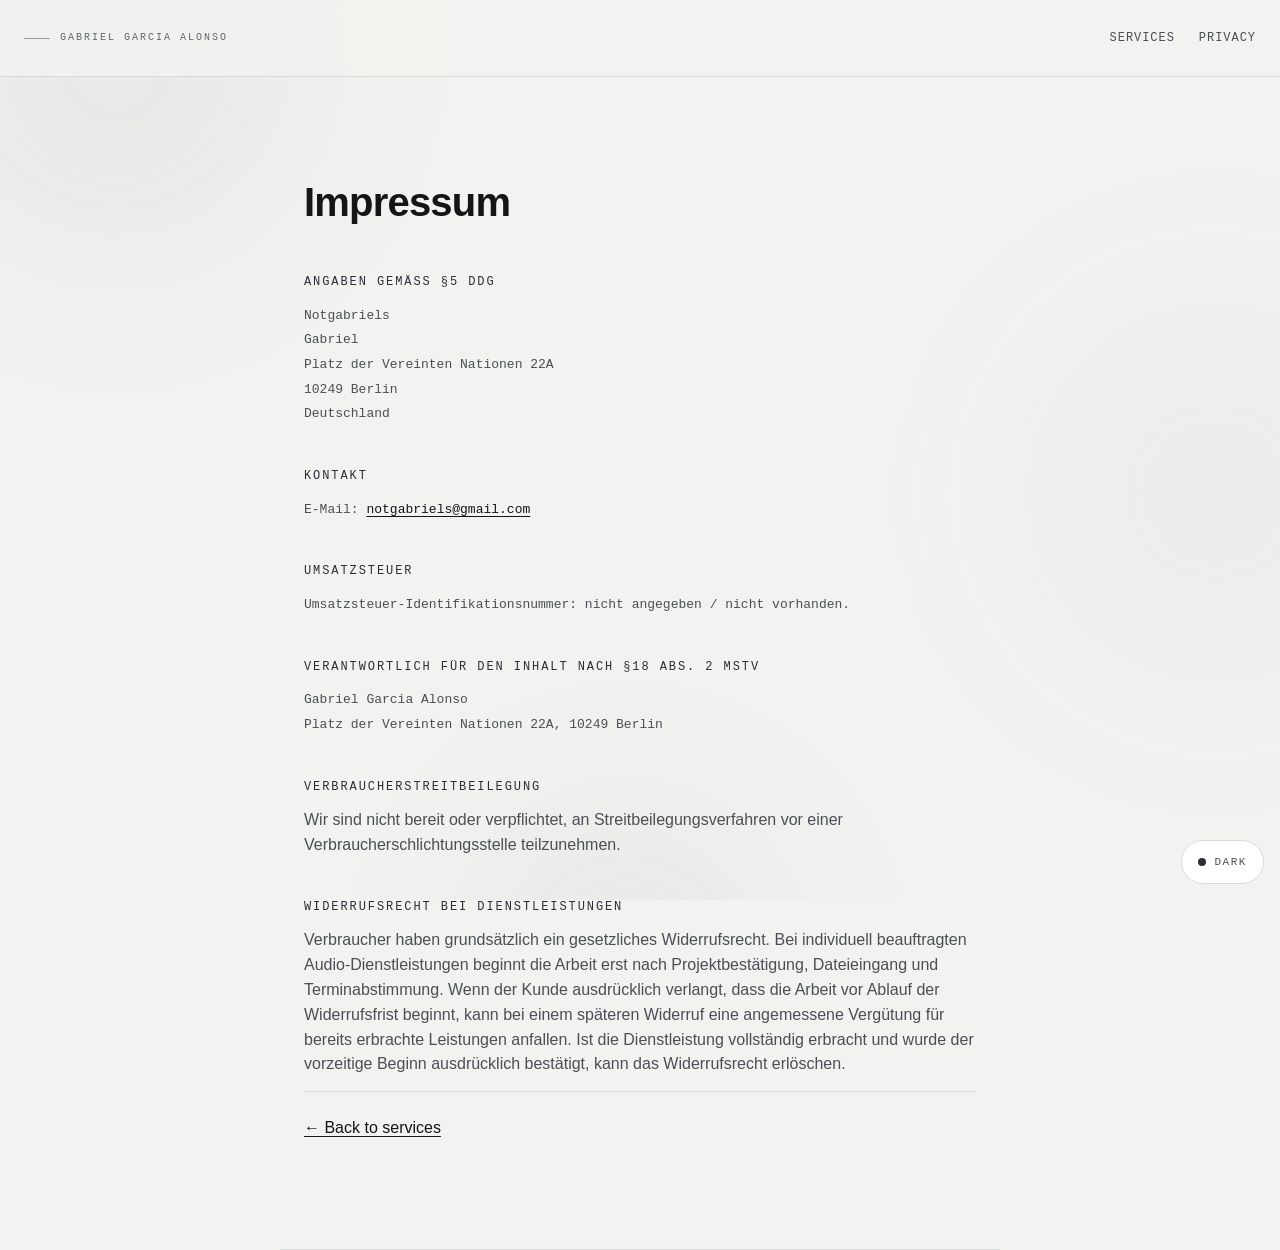
<file: impressum.html>
<!DOCTYPE html>
<html lang="de">
<head>
  <meta charset="utf-8" />
  <meta name="viewport" content="width=device-width, initial-scale=1" />
  <meta name="theme-color" content="#0f1011" />
  <title>Impressum — Gabriel Garcia Alonso</title>
  <link rel="canonical" href="https://audio.gabs-utilities.com/impressum.html" />
  <link rel="icon" href="public/favicon.svg" type="image/svg+xml" />
  <link rel="stylesheet" href="assets/css/styles.css?v=20260825c" />
  <link rel="stylesheet" href="assets/css/motion.css?v=20261024a" />
  <script src="assets/js/motion.js?v=20261024a"></script>
</head>
<body>
<!-- ============================================================================
     IMPRESSUM — TEMPLATE. NOT LEGAL ADVICE.

     Impressum content supplied by Gabriel for public launch on 2026-08-24.
     This file is a practical template, not legal advice.
     ========================================================================= -->

  <header class="site-header">
    <a class="logo" href="index.html">
      <span class="logo__mark" aria-hidden="true"></span>
      <span class="logo__text">GABRIEL GARCIA ALONSO</span>
    </a>
    <nav class="nav" aria-label="Main">
      <a href="index.html#services">Services</a>
      <a href="privacy.html">Privacy</a>
    </nav>
  </header>

  <main class="section legal">
    <h1 class="legal__title">Impressum</h1>

    <h2>Angaben gemäß §5 DDG</h2>
    <p class="legal__block">
      Notgabriels<br />
      Gabriel<br />
      Platz der Vereinten Nationen 22A<br />
      10249 Berlin<br />
      Deutschland
    </p>

    <h2>Kontakt</h2>
    <p class="legal__block">
      E-Mail: <a href="mailto:notgabriels@gmail.com">notgabriels@gmail.com</a>
    </p>

    <h2>Umsatzsteuer</h2>
    <p class="legal__block">
      Umsatzsteuer-Identifikationsnummer: nicht angegeben / nicht vorhanden.
    </p>

    <h2>Verantwortlich für den Inhalt nach §18 Abs. 2 MStV</h2>
    <p class="legal__block">
      Gabriel Garcia Alonso<br />
      Platz der Vereinten Nationen 22A, 10249 Berlin
    </p>

    <h2>Verbraucherstreitbeilegung</h2>
    <p>
      Wir sind nicht bereit oder verpflichtet, an Streitbeilegungsverfahren vor
      einer Verbraucherschlichtungsstelle teilzunehmen.
    </p>

    <h2>Widerrufsrecht bei Dienstleistungen</h2>
    <p>
      Verbraucher haben grundsätzlich ein gesetzliches Widerrufsrecht. Bei
      individuell beauftragten Audio-Dienstleistungen beginnt die Arbeit erst
      nach Projektbestätigung, Dateieingang und Terminabstimmung. Wenn der
      Kunde ausdrücklich verlangt, dass die Arbeit vor Ablauf der
      Widerrufsfrist beginnt, kann bei einem späteren Widerruf eine angemessene
      Vergütung für bereits erbrachte Leistungen anfallen. Ist die Dienstleistung
      vollständig erbracht und wurde der vorzeitige Beginn ausdrücklich
      bestätigt, kann das Widerrufsrecht erlöschen.
    </p>

    <p class="legal__foot"><a href="index.html#services">← Back to services</a></p>
  </main>
</body>
</html>
</file>
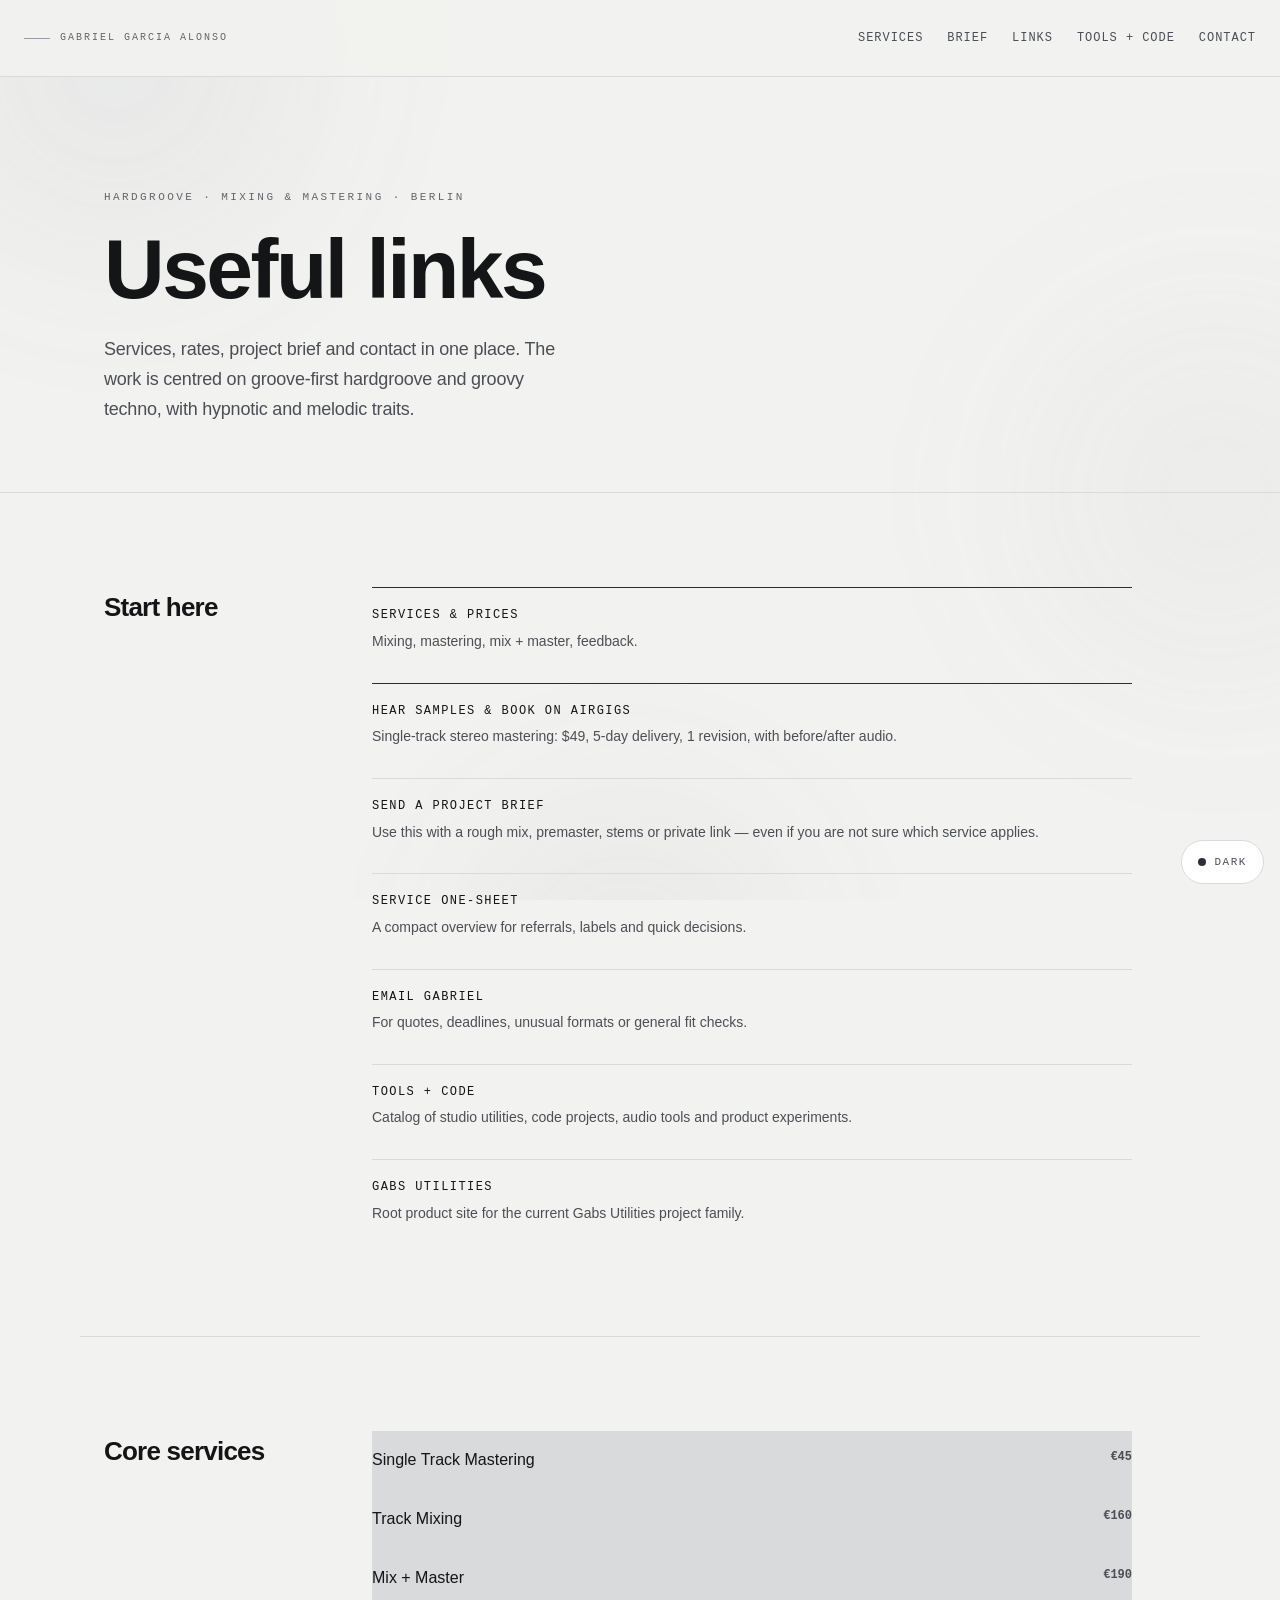
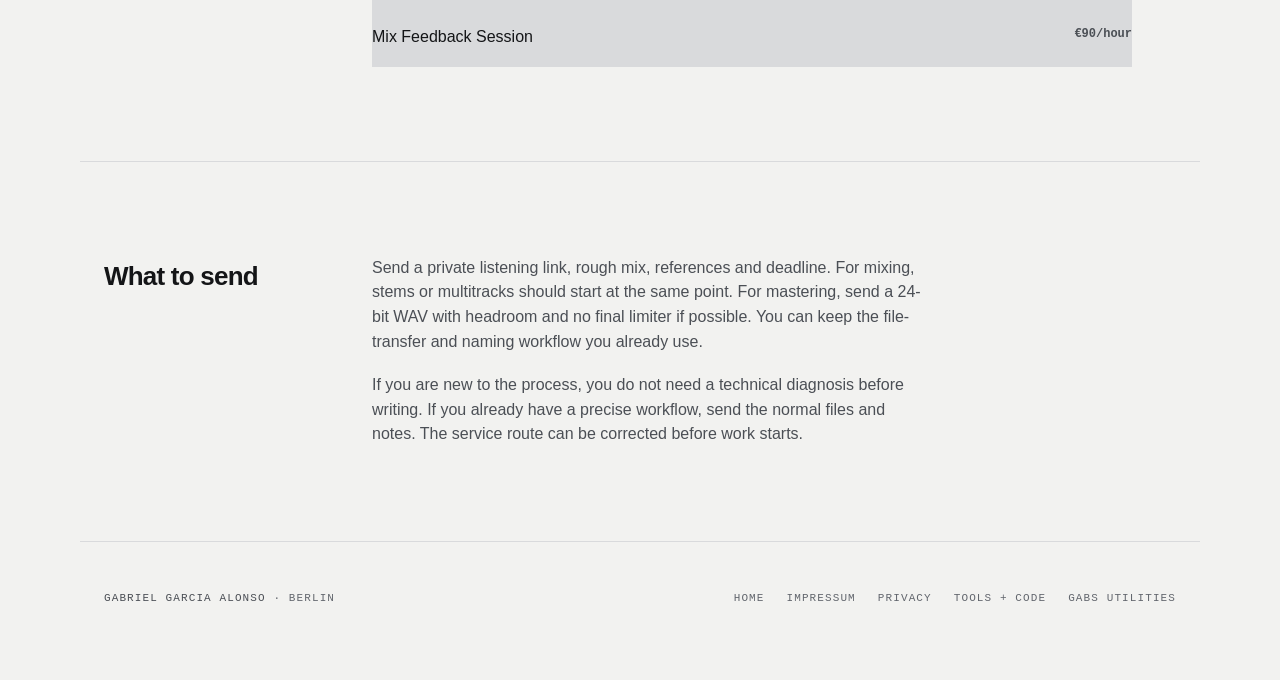
<file: links.html>
<!DOCTYPE html>
<html lang="en">
<head>
  <meta charset="utf-8" />
  <meta name="viewport" content="width=device-width, initial-scale=1" />
  <title>Links — Gabriel Garcia Alonso</title>
  <meta name="description" content="Mixing and mastering links for Gabriel Garcia Alonso." />
  <meta name="theme-color" content="#0f1011" />
  <link rel="canonical" href="https://audio.gabs-utilities.com/links.html" />
  <link rel="icon" href="public/favicon.svg" type="image/svg+xml" />
  <link rel="stylesheet" href="assets/css/styles.css?v=20260825c" />
  <link rel="stylesheet" href="assets/css/motion.css?v=20261024a" />
  <script src="assets/js/motion.js?v=20261024a"></script>
</head>
<body>
  <a class="skip-link" href="#links">Skip to links</a>

  <header class="site-header">
    <a class="logo" href="index.html#top">
      <span class="logo__mark" aria-hidden="true"></span>
      <span class="logo__text">GABRIEL GARCIA ALONSO</span>
    </a>
    <nav class="nav" id="main-nav" aria-label="Main">
      <a href="index.html#services">Services</a>
      <a href="brief.html">Brief</a>
      <a href="links.html" aria-current="page">Links</a>
      <a href="https://tools.gabs-utilities.com/">Tools + Code</a>
      <a href="index.html#contact">Contact</a>
    </nav>
    <button class="nav-toggle" id="nav-toggle" type="button"
      aria-label="Open navigation" aria-controls="main-nav" aria-expanded="false">
      <span></span><span></span>
    </button>
  </header>

  <main id="links">
    <section class="hero hero--compact">
      <div class="hero__grid" aria-hidden="true"></div>
      <div class="hero__inner">
        <p class="eyebrow">Hardgroove · Mixing &amp; Mastering · Berlin</p>
        <h1 class="hero__title">Useful links</h1>
        <p class="hero__lede">
          Services, rates, project brief and contact in one place. The work is
          centred on groove-first hardgroove and groovy techno, with hypnotic
          and melodic traits.
        </p>
      </div>
    </section>

    <section class="section section--split">
      <div>
        <h2 class="section__title">Start here</h2>
      </div>
      <div class="link-stack" aria-label="Primary links">
        <a class="link-card link-card--primary" href="index.html#services">
          <span>Services &amp; prices</span>
          <small>Mixing, mastering, mix + master, feedback.</small>
        </a>
        <a class="link-card link-card--primary" href="https://www.airgigs.com/mastering-engineers-for-hire/109633/I-will-master-your-electronic-music-for-release" target="_blank" rel="noopener">
          <span>Hear samples &amp; book on AirGigs</span>
          <small>Single-track stereo mastering: $49, 5-day delivery, 1 revision, with before/after audio.</small>
        </a>
        <a class="link-card" href="brief.html">
          <span>Send a project brief</span>
          <small>Use this with a rough mix, premaster, stems or private link — even if you are not sure which service applies.</small>
        </a>
        <a class="link-card" href="one-sheet.html">
          <span>Service one-sheet</span>
          <small>A compact overview for referrals, labels and quick decisions.</small>
        </a>
        <a class="link-card" href="mailto:notgabriels@gmail.com?subject=Mixing%20%2F%20mastering%20enquiry&body=Hi%20Gabriel%2C%0A%0AI%20am%20interested%20in%20mixing%20%2F%20mastering.%0A%0AProject%20link%3A%0AService%20I%20am%20considering%3A%0ADeadline%3A%0AReferences%3A%0A%0AThanks%2C">
          <span>Email Gabriel</span>
          <small>For quotes, deadlines, unusual formats or general fit checks.</small>
        </a>
        <a class="link-card" href="https://tools.gabs-utilities.com/">
          <span>Tools + Code</span>
          <small>Catalog of studio utilities, code projects, audio tools and product experiments.</small>
        </a>
        <a class="link-card" href="https://gabs-utilities.com/">
          <span>Gabs Utilities</span>
          <small>Root product site for the current Gabs Utilities project family.</small>
        </a>
      </div>
    </section>

    <section class="section section--split">
      <div>
        <h2 class="section__title">Core services</h2>
      </div>
      <div class="mini-service-list" aria-label="Core service shortcuts">
        <a href="index.html#mastering-single"><span>Single Track Mastering</span><strong>€45</strong></a>
        <a href="index.html#mixing-single"><span>Track Mixing</span><strong>€160</strong></a>
        <a href="index.html#mixing-mastering-bundle"><span>Mix + Master</span><strong>€190</strong></a>
        <a href="index.html#mix-consult"><span>Mix Feedback Session</span><strong>€90/hour</strong></a>
      </div>
    </section>

    <section class="section section--split">
      <div>
        <h2 class="section__title">What to send</h2>
      </div>
      <div class="prose">
        <p>
          Send a private listening link, rough mix, references and deadline.
          For mixing, stems or multitracks should start at the same point. For
          mastering, send a 24-bit WAV with headroom and no final limiter if
          possible. You can keep the file-transfer and naming workflow you
          already use.
        </p>
        <p>
          If you are new to the process, you do not need a technical diagnosis
          before writing. If you already have a precise workflow, send the
          normal files and notes. The service route can be corrected before work
          starts.
        </p>
      </div>
    </section>
  </main>

  <footer class="site-footer">
    <div>
      <span>Gabriel Garcia Alonso</span>
      <span class="dim"> · Berlin</span>
    </div>
    <nav class="footer-links" aria-label="Legal">
      <a href="index.html">Home</a>
      <a href="impressum.html">Impressum</a>
      <a href="privacy.html">Privacy</a>
      <a href="https://tools.gabs-utilities.com/">Tools + Code</a>
      <a href="https://gabs-utilities.com/">Gabs Utilities</a>
    </nav>
  </footer>

  <script src="config.js?v=20260824g"></script>
  <script src="assets/js/store.js?v=20260825i"></script>
</body>
</html>
</file>
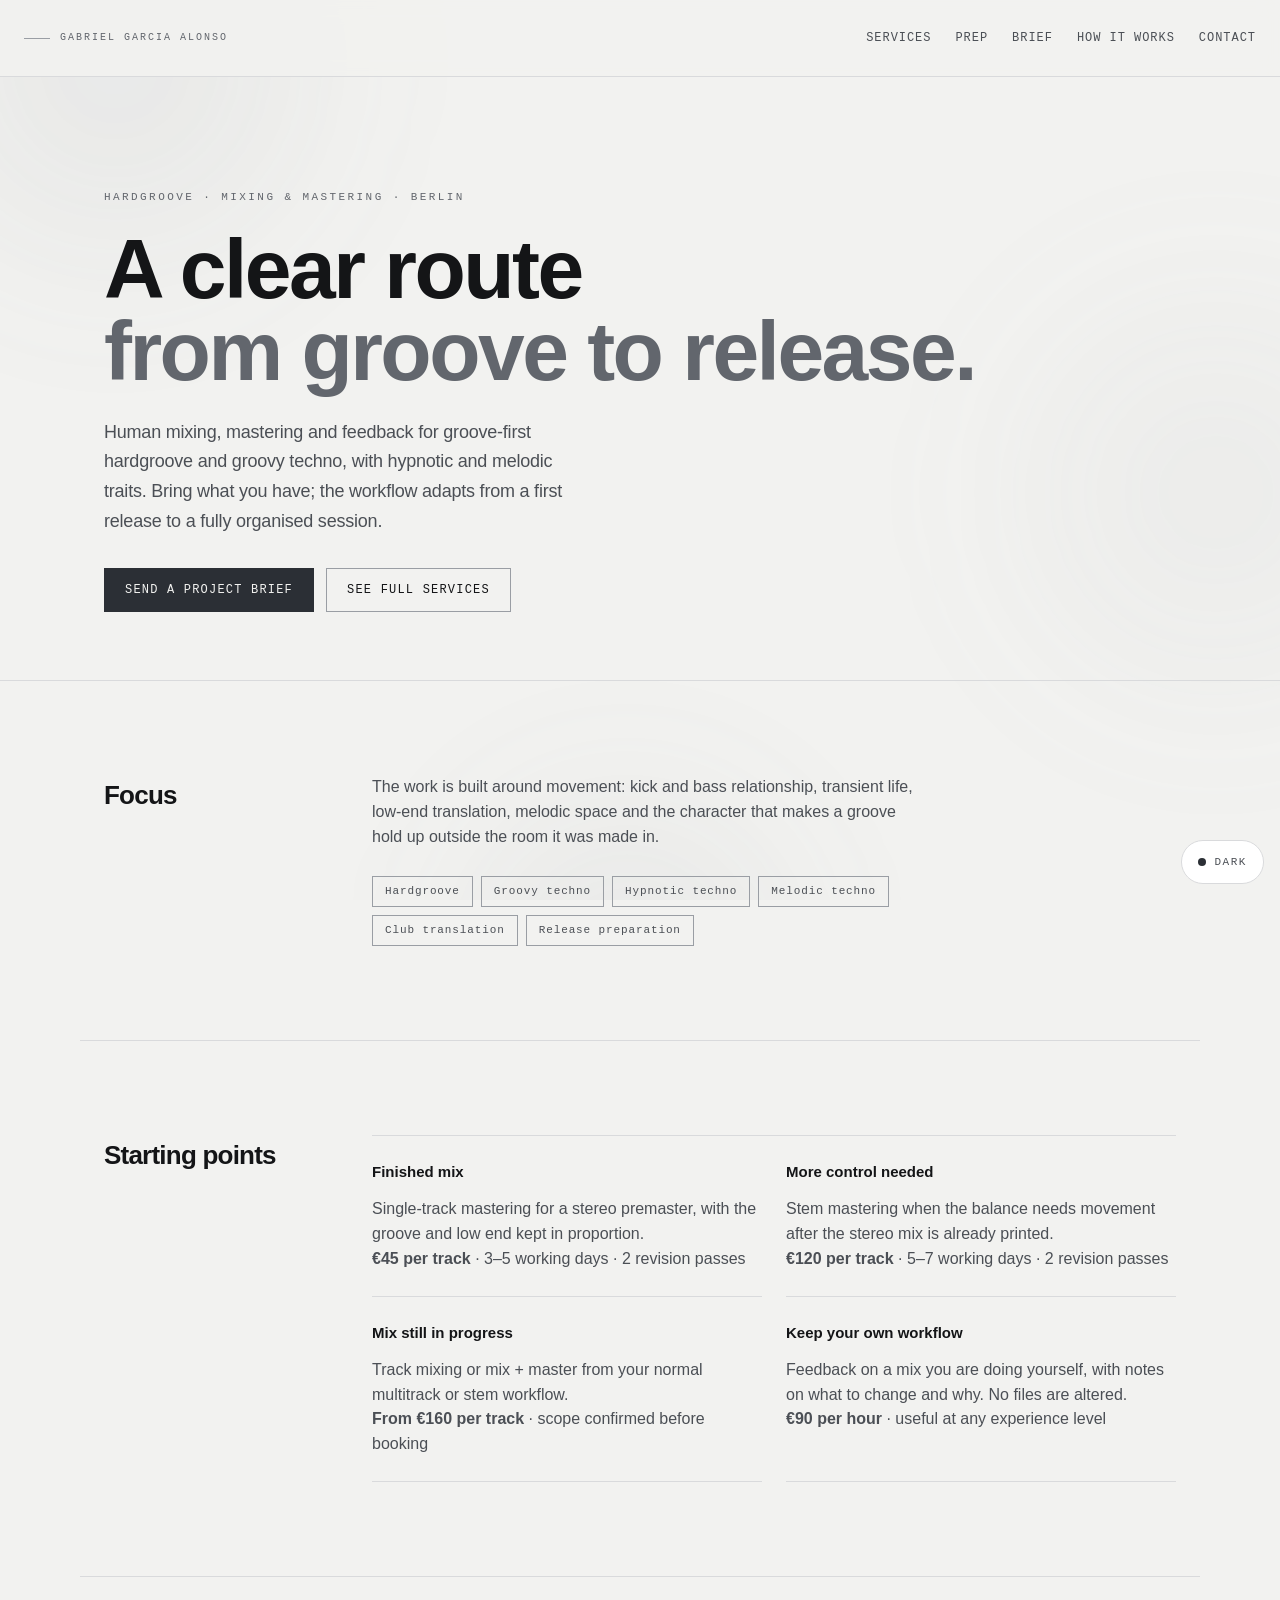
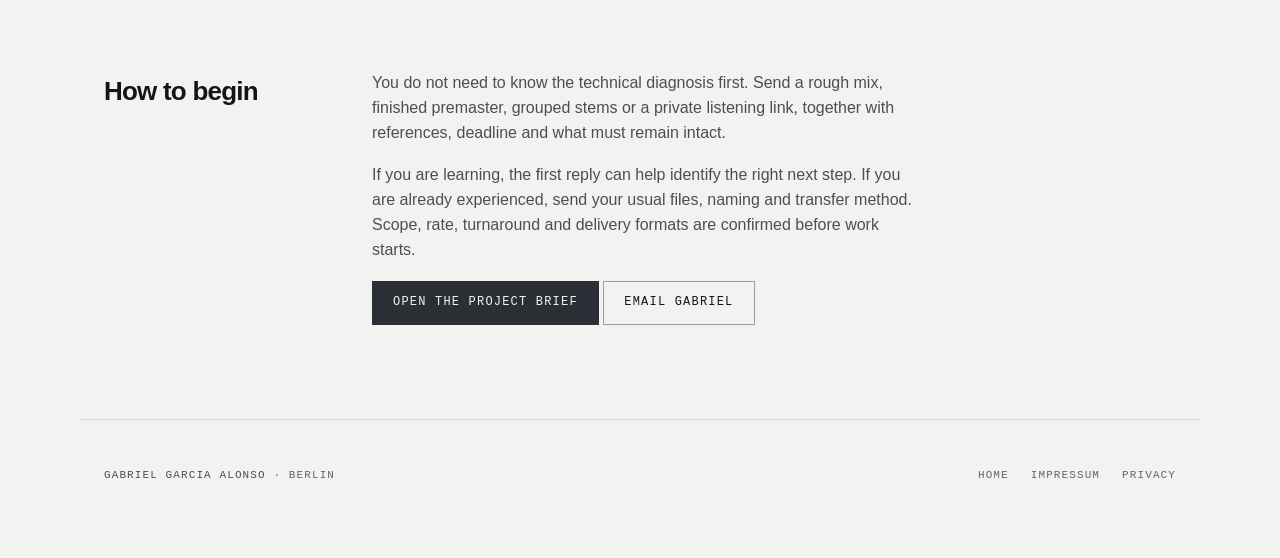
<file: one-sheet.html>
<!DOCTYPE html>
<html lang="en">
<head>
  <meta charset="utf-8" />
  <meta name="viewport" content="width=device-width, initial-scale=1" />
  <title>Mixing &amp; Mastering — Gabriel Garcia Alonso</title>
  <meta name="description" content="A clear one-sheet for groove-first hardgroove and groovy techno mixing, mastering and feedback." />
  <meta name="theme-color" content="#0f1011" />
  <link rel="canonical" href="https://audio.gabs-utilities.com/one-sheet.html" />
  <link rel="icon" href="public/favicon.svg" type="image/svg+xml" />
  <link rel="stylesheet" href="assets/css/styles.css?v=20260825c" />
  <link rel="stylesheet" href="assets/css/motion.css?v=20261024a" />
  <script src="assets/js/motion.js?v=20261024a"></script>
</head>
<body>
  <a class="skip-link" href="#one-sheet">Skip to one-sheet</a>

  <header class="site-header">
    <a class="logo" href="index.html#top">
      <span class="logo__mark" aria-hidden="true"></span>
      <span class="logo__text">GABRIEL GARCIA ALONSO</span>
    </a>
    <nav class="nav" id="main-nav" aria-label="Main">
      <a href="index.html#services">Services</a>
      <a href="index.html#prep">Prep</a>
      <a href="brief.html">Brief</a>
      <a href="index.html#process">How it works</a>
      <a href="index.html#contact">Contact</a>
    </nav>
    <button class="nav-toggle" id="nav-toggle" type="button"
      aria-label="Open navigation" aria-controls="main-nav" aria-expanded="false">
      <span></span><span></span>
    </button>
  </header>

  <main id="one-sheet">
    <section class="hero hero--compact">
      <div class="hero__grid" aria-hidden="true"></div>
      <div class="hero__inner">
        <p class="eyebrow">Hardgroove · Mixing &amp; Mastering · Berlin</p>
        <h1 class="hero__title">A clear route<br /><span class="dim">from groove to release.</span></h1>
        <p class="hero__lede">
          Human mixing, mastering and feedback for groove-first hardgroove and
          groovy techno, with hypnotic and melodic traits. Bring what you have;
          the workflow adapts from a first release to a fully organised session.
        </p>
        <div class="hero__actions">
          <a class="btn btn--primary" href="brief.html">Send a project brief</a>
          <a class="btn btn--ghost" href="index.html#services">See full services</a>
        </div>
      </div>
    </section>

    <section class="section section--split" id="focus">
      <div>
        <h2 class="section__title">Focus</h2>
      </div>
      <div class="prose">
        <p>
          The work is built around movement: kick and bass relationship,
          transient life, low-end translation, melodic space and the character
          that makes a groove hold up outside the room it was made in.
        </p>
        <ul class="tags" aria-label="Genre and service focus">
          <li>Hardgroove</li>
          <li>Groovy techno</li>
          <li>Hypnotic techno</li>
          <li>Melodic techno</li>
          <li>Club translation</li>
          <li>Release preparation</li>
        </ul>
      </div>
    </section>

    <section class="section section--split" id="services">
      <div>
        <h2 class="section__title">Starting points</h2>
      </div>
      <div class="prep-grid" aria-label="Service starting points">
        <article class="prep-card">
          <h3>Finished mix</h3>
          <p>Single-track mastering for a stereo premaster, with the groove and low end kept in proportion.</p>
          <p><strong>€45 per track</strong> · 3–5 working days · 2 revision passes</p>
        </article>
        <article class="prep-card">
          <h3>More control needed</h3>
          <p>Stem mastering when the balance needs movement after the stereo mix is already printed.</p>
          <p><strong>€120 per track</strong> · 5–7 working days · 2 revision passes</p>
        </article>
        <article class="prep-card">
          <h3>Mix still in progress</h3>
          <p>Track mixing or mix + master from your normal multitrack or stem workflow.</p>
          <p><strong>From €160 per track</strong> · scope confirmed before booking</p>
        </article>
        <article class="prep-card">
          <h3>Keep your own workflow</h3>
          <p>Feedback on a mix you are doing yourself, with notes on what to change and why. No files are altered.</p>
          <p><strong>€90 per hour</strong> · useful at any experience level</p>
        </article>
      </div>
    </section>

    <section class="section section--split" id="workflow">
      <div>
        <h2 class="section__title">How to begin</h2>
      </div>
      <div class="prose">
        <p>
          You do not need to know the technical diagnosis first. Send a rough
          mix, finished premaster, grouped stems or a private listening link,
          together with references, deadline and what must remain intact.
        </p>
        <p>
          If you are learning, the first reply can help identify the right next
          step. If you are already experienced, send your usual files, naming
          and transfer method. Scope, rate, turnaround and delivery formats are
          confirmed before work starts.
        </p>
        <p class="contact-line">
          <a class="btn btn--primary" href="brief.html">Open the project brief</a>
          <a class="btn btn--ghost" href="mailto:notgabriels@gmail.com?subject=Mixing%20%2F%20mastering%20enquiry">Email Gabriel</a>
        </p>
      </div>
    </section>
  </main>

  <footer class="site-footer">
    <div>
      <span>Gabriel Garcia Alonso</span>
      <span class="dim"> · Berlin</span>
    </div>
    <nav class="footer-links" aria-label="Legal">
      <a href="index.html">Home</a>
      <a href="impressum.html">Impressum</a>
      <a href="privacy.html">Privacy</a>
    </nav>
  </footer>

  <script src="config.js?v=20260825a"></script>
  <script src="assets/js/store.js?v=20260825i"></script>
</body>
</html>
</file>
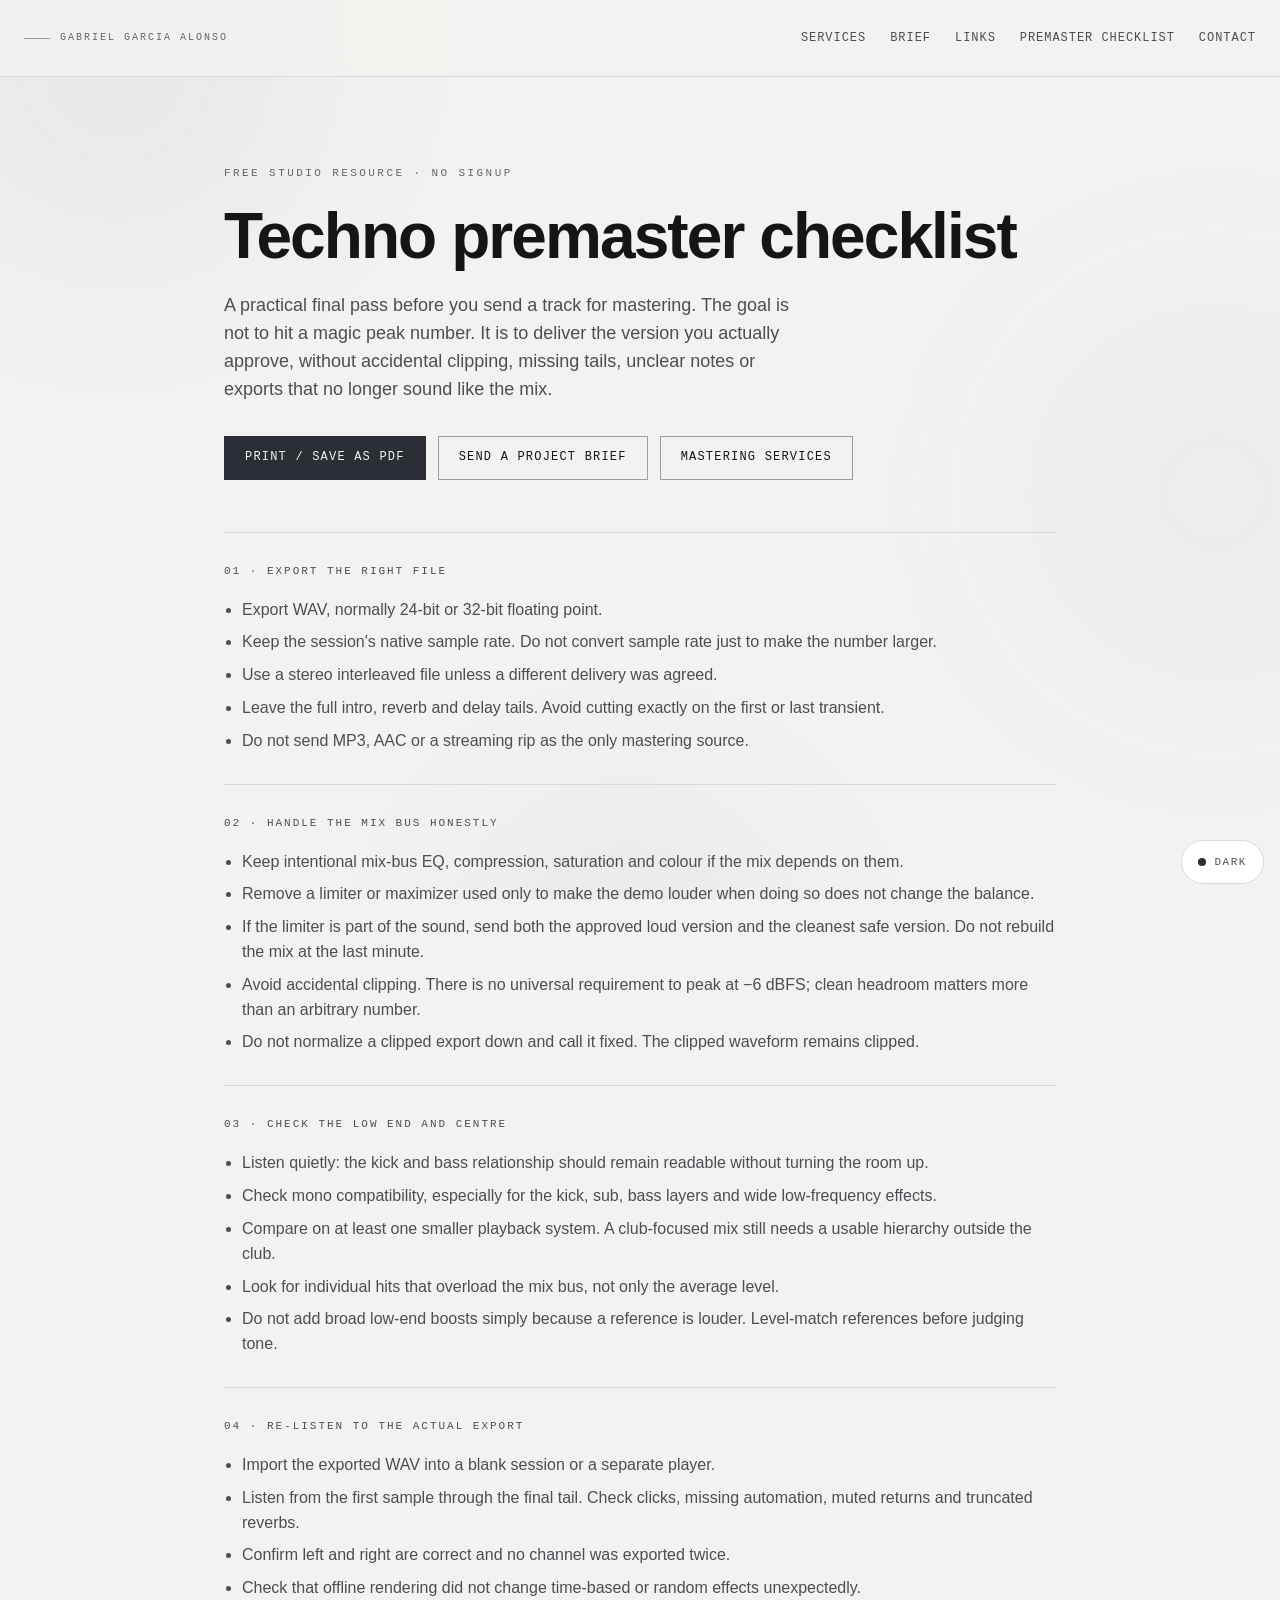
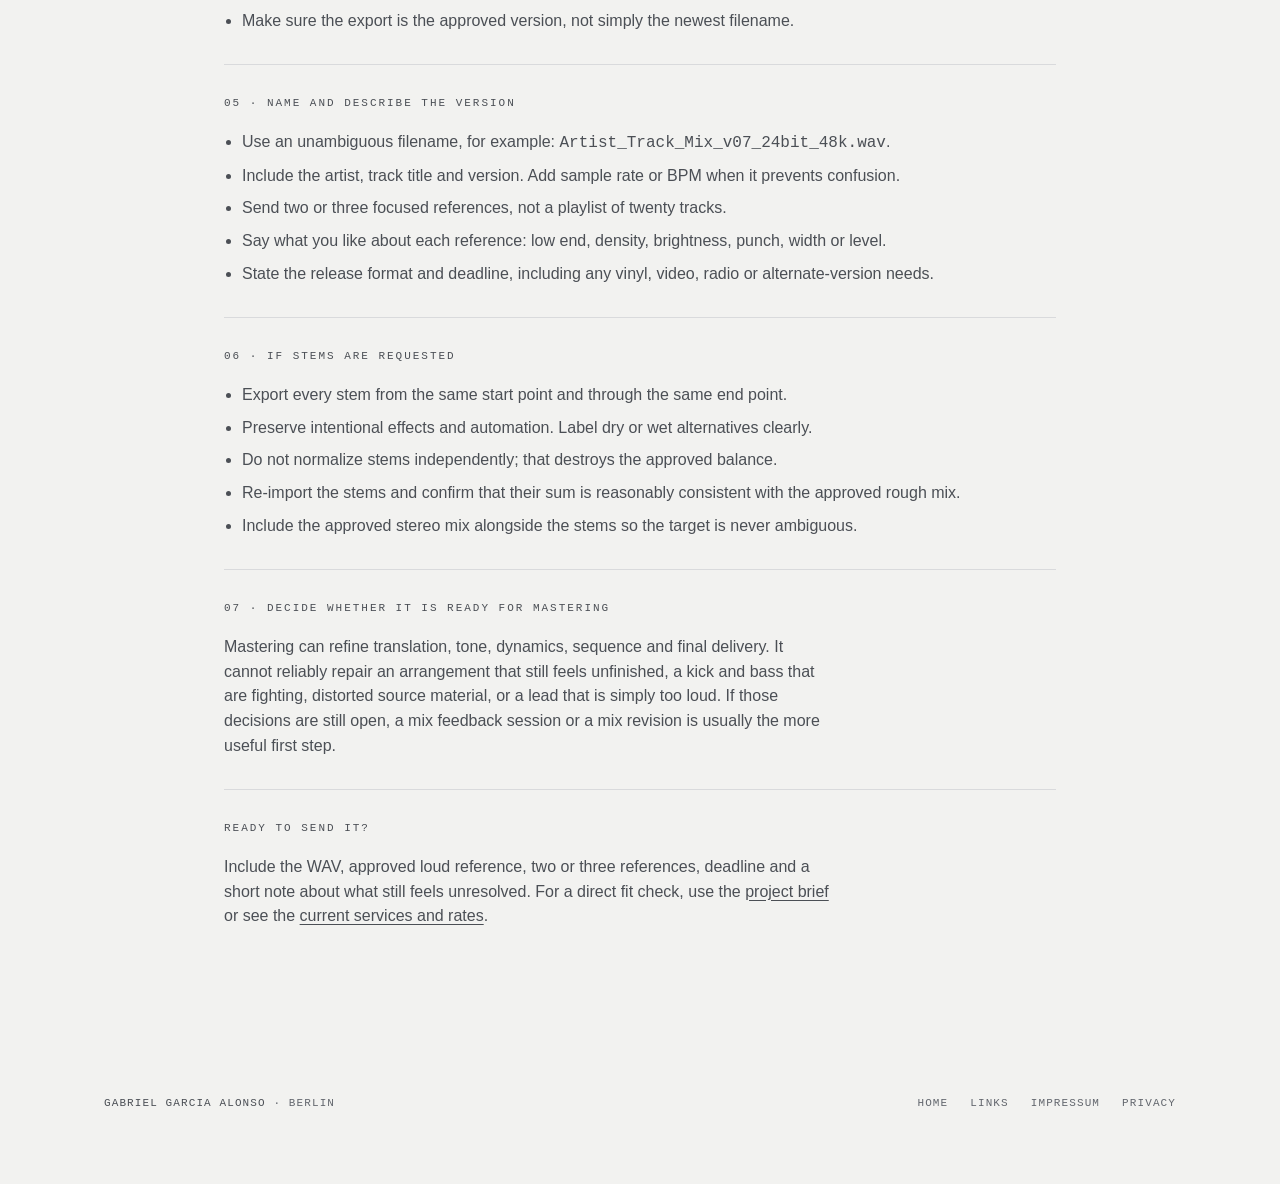
<file: premaster-checklist.html>
<!DOCTYPE html>
<html lang="en">
<head>
  <meta charset="utf-8" />
  <meta name="viewport" content="width=device-width, initial-scale=1" />
  <title>Techno Premaster Checklist — Free Export Guide | Gabriel Garcia Alonso</title>
  <meta name="description" content="A free, printable premaster checklist for techno and electronic music: export format, headroom, mix-bus processing, low end, stems, references and final quality control." />
  <meta name="theme-color" content="#0a0a0b" />
  <link rel="canonical" href="https://audio.gabs-utilities.com/premaster-checklist.html" />
  <meta property="og:type" content="article" />
  <meta property="og:title" content="Techno Premaster Checklist" />
  <meta property="og:description" content="A practical, printable export and delivery checklist for techno and electronic music." />
  <meta property="og:url" content="https://audio.gabs-utilities.com/premaster-checklist.html" />
  <meta property="og:image" content="https://audio.gabs-utilities.com/public/og-image.jpg?v=20260823" />
  <meta name="twitter:card" content="summary_large_image" />
  <meta name="twitter:title" content="Techno Premaster Checklist" />
  <meta name="twitter:description" content="A practical, printable export and delivery checklist for techno and electronic music." />
  <meta name="twitter:image" content="https://audio.gabs-utilities.com/public/og-image.jpg?v=20260823" />
  <link rel="icon" href="public/favicon.svg" type="image/svg+xml" />
  <link rel="stylesheet" href="assets/css/styles.css?v=20260824h" />
  <link rel="stylesheet" href="assets/css/motion.css?v=20261024a" />
  <script src="assets/js/motion.js?v=20261024a"></script>
  <script type="application/ld+json">
  {
    "@context": "https://schema.org",
    "@type": "Article",
    "headline": "Techno Premaster Checklist",
    "description": "A practical export and delivery checklist for techno and electronic music.",
    "datePublished": "2026-08-24",
    "dateModified": "2026-08-24",
    "inLanguage": "en",
    "mainEntityOfPage": "https://audio.gabs-utilities.com/premaster-checklist.html",
    "author": {
      "@type": "Person",
      "name": "Gabriel Garcia Alonso",
      "url": "https://audio.gabs-utilities.com/"
    },
    "publisher": {
      "@type": "Person",
      "name": "Gabriel Garcia Alonso"
    }
  }
  </script>
</head>
<body>
  <a class="skip-link" href="#checklist">Skip to checklist</a>

  <header class="site-header">
    <a class="logo" href="index.html#top">
      <span class="logo__mark" aria-hidden="true"></span>
      <span class="logo__text">GABRIEL GARCIA ALONSO</span>
    </a>
    <nav class="nav" id="main-nav" aria-label="Main">
      <a href="index.html#services">Services</a>
      <a href="brief.html">Brief</a>
      <a href="links.html">Links</a>
      <a href="premaster-checklist.html" aria-current="page">Premaster checklist</a>
      <a href="index.html#contact">Contact</a>
    </nav>
    <button class="nav-toggle" id="nav-toggle" type="button"
      aria-label="Open navigation" aria-controls="main-nav" aria-expanded="false">
      <span></span><span></span>
    </button>
  </header>

  <main id="checklist">
    <article class="one-sheet">
      <p class="eyebrow">Free studio resource · No signup</p>
      <h1>Techno premaster checklist</h1>
      <p class="one-sheet__lede">
        A practical final pass before you send a track for mastering. The goal
        is not to hit a magic peak number. It is to deliver the version you
        actually approve, without accidental clipping, missing tails, unclear
        notes or exports that no longer sound like the mix.
      </p>

      <div class="one-sheet__actions">
        <button class="btn btn--primary" id="print-checklist" type="button">Print / save as PDF</button>
        <a class="btn btn--ghost" href="brief.html">Send a project brief</a>
        <a class="btn btn--ghost" href="index.html#services">Mastering services</a>
      </div>

      <section class="one-sheet__block">
        <h2>01 · Export the right file</h2>
        <ul class="one-sheet__list">
          <li>Export WAV, normally 24-bit or 32-bit floating point.</li>
          <li>Keep the session's native sample rate. Do not convert sample rate just to make the number larger.</li>
          <li>Use a stereo interleaved file unless a different delivery was agreed.</li>
          <li>Leave the full intro, reverb and delay tails. Avoid cutting exactly on the first or last transient.</li>
          <li>Do not send MP3, AAC or a streaming rip as the only mastering source.</li>
        </ul>
      </section>

      <section class="one-sheet__block">
        <h2>02 · Handle the mix bus honestly</h2>
        <ul class="one-sheet__list">
          <li>Keep intentional mix-bus EQ, compression, saturation and colour if the mix depends on them.</li>
          <li>Remove a limiter or maximizer used only to make the demo louder when doing so does not change the balance.</li>
          <li>If the limiter is part of the sound, send both the approved loud version and the cleanest safe version. Do not rebuild the mix at the last minute.</li>
          <li>Avoid accidental clipping. There is no universal requirement to peak at −6 dBFS; clean headroom matters more than an arbitrary number.</li>
          <li>Do not normalize a clipped export down and call it fixed. The clipped waveform remains clipped.</li>
        </ul>
      </section>

      <section class="one-sheet__block">
        <h2>03 · Check the low end and centre</h2>
        <ul class="one-sheet__list">
          <li>Listen quietly: the kick and bass relationship should remain readable without turning the room up.</li>
          <li>Check mono compatibility, especially for the kick, sub, bass layers and wide low-frequency effects.</li>
          <li>Compare on at least one smaller playback system. A club-focused mix still needs a usable hierarchy outside the club.</li>
          <li>Look for individual hits that overload the mix bus, not only the average level.</li>
          <li>Do not add broad low-end boosts simply because a reference is louder. Level-match references before judging tone.</li>
        </ul>
      </section>

      <section class="one-sheet__block">
        <h2>04 · Re-listen to the actual export</h2>
        <ul class="one-sheet__list">
          <li>Import the exported WAV into a blank session or a separate player.</li>
          <li>Listen from the first sample through the final tail. Check clicks, missing automation, muted returns and truncated reverbs.</li>
          <li>Confirm left and right are correct and no channel was exported twice.</li>
          <li>Check that offline rendering did not change time-based or random effects unexpectedly.</li>
          <li>Make sure the export is the approved version, not simply the newest filename.</li>
        </ul>
      </section>

      <section class="one-sheet__block">
        <h2>05 · Name and describe the version</h2>
        <ul class="one-sheet__list">
          <li>Use an unambiguous filename, for example: <code>Artist_Track_Mix_v07_24bit_48k.wav</code>.</li>
          <li>Include the artist, track title and version. Add sample rate or BPM when it prevents confusion.</li>
          <li>Send two or three focused references, not a playlist of twenty tracks.</li>
          <li>Say what you like about each reference: low end, density, brightness, punch, width or level.</li>
          <li>State the release format and deadline, including any vinyl, video, radio or alternate-version needs.</li>
        </ul>
      </section>

      <section class="one-sheet__block">
        <h2>06 · If stems are requested</h2>
        <ul class="one-sheet__list">
          <li>Export every stem from the same start point and through the same end point.</li>
          <li>Preserve intentional effects and automation. Label dry or wet alternatives clearly.</li>
          <li>Do not normalize stems independently; that destroys the approved balance.</li>
          <li>Re-import the stems and confirm that their sum is reasonably consistent with the approved rough mix.</li>
          <li>Include the approved stereo mix alongside the stems so the target is never ambiguous.</li>
        </ul>
      </section>

      <section class="one-sheet__block">
        <h2>07 · Decide whether it is ready for mastering</h2>
        <p>
          Mastering can refine translation, tone, dynamics, sequence and final
          delivery. It cannot reliably repair an arrangement that still feels
          unfinished, a kick and bass that are fighting, distorted source
          material, or a lead that is simply too loud. If those decisions are
          still open, a mix feedback session or a mix revision is usually the
          more useful first step.
        </p>
      </section>

      <section class="one-sheet__block one-sheet__contact">
        <h2>Ready to send it?</h2>
        <p>
          Include the WAV, approved loud reference, two or three references,
          deadline and a short note about what still feels unresolved. For a
          direct fit check, use the <a href="brief.html">project brief</a> or
          see the <a href="index.html#services">current services and rates</a>.
        </p>
      </section>
    </article>
  </main>

  <footer class="site-footer">
    <div>
      <span>Gabriel Garcia Alonso</span>
      <span class="dim"> · Berlin</span>
    </div>
    <nav class="footer-links" aria-label="Legal and related links">
      <a href="index.html">Home</a>
      <a href="links.html">Links</a>
      <a href="impressum.html">Impressum</a>
      <a href="privacy.html">Privacy</a>
    </nav>
  </footer>

  <script src="config.js?v=20260824f"></script>
  <script src="assets/js/store.js?v=20260824g"></script>
  <script>
    document.getElementById('print-checklist').addEventListener('click', function () {
      window.print();
    });
  </script>
</body>
</html>
</file>
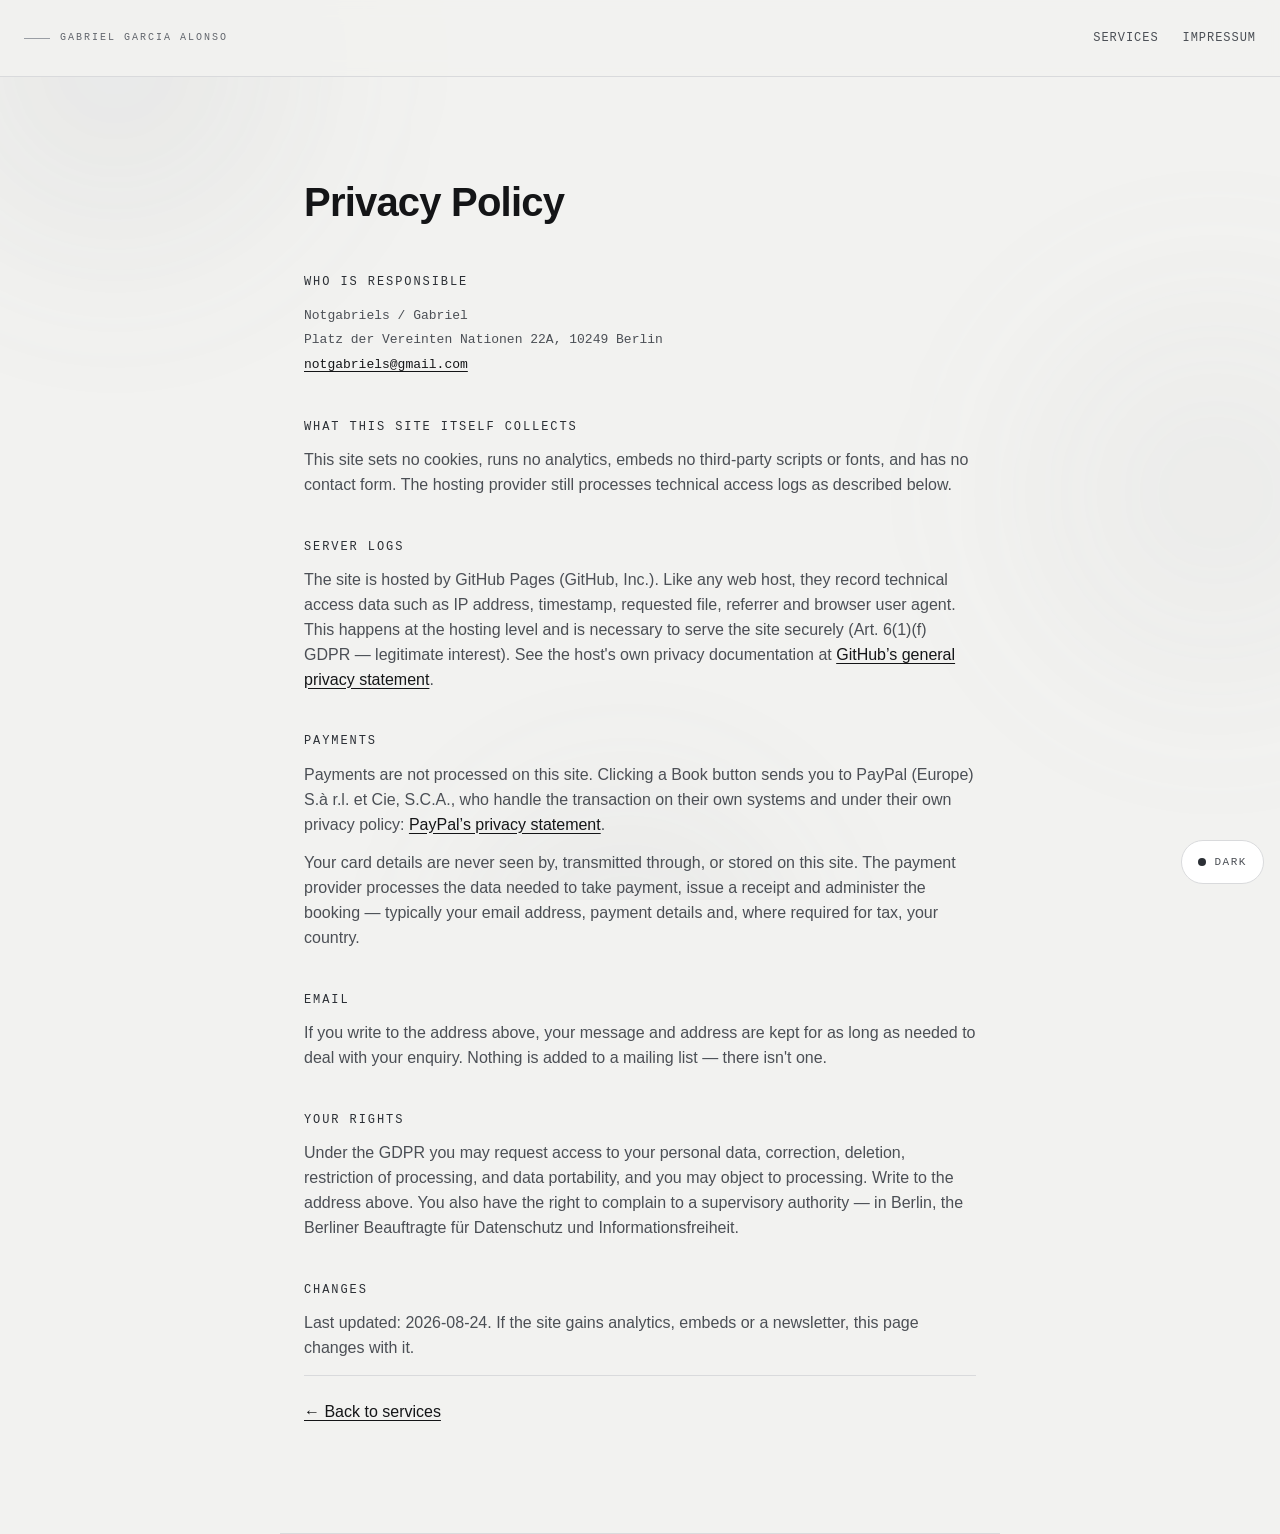
<file: privacy.html>
<!DOCTYPE html>
<html lang="en">
<head>
  <meta charset="utf-8" />
  <meta name="viewport" content="width=device-width, initial-scale=1" />
  <meta name="theme-color" content="#0f1011" />
  <title>Privacy — Gabriel Garcia Alonso</title>
  <link rel="canonical" href="https://audio.gabs-utilities.com/privacy.html" />
  <link rel="icon" href="public/favicon.svg" type="image/svg+xml" />
  <link rel="stylesheet" href="assets/css/styles.css?v=20260825c" />
  <link rel="stylesheet" href="assets/css/motion.css?v=20261024a" />
  <script src="assets/js/motion.js?v=20261024a"></script>
</head>
<body>
<!-- ============================================================================
     PRIVACY POLICY — TEMPLATE. NOT LEGAL ADVICE.

     This describes the site AS BUILT, which makes the policy unusually short:
     the site sets no cookies, runs no analytics, loads no third-party fonts or
     scripts, and collects nothing itself. That is worth protecting — if you
     later add analytics, embeds or a newsletter form, this page must be
     updated and you will likely need a cookie consent banner too.

     Public launch version updated on 2026-08-24.
     ========================================================================= -->

  <header class="site-header">
    <a class="logo" href="index.html">
      <span class="logo__mark" aria-hidden="true"></span>
      <span class="logo__text">GABRIEL GARCIA ALONSO</span>
    </a>
    <nav class="nav" aria-label="Main">
      <a href="index.html#services">Services</a>
      <a href="impressum.html">Impressum</a>
    </nav>
  </header>

  <main class="section legal">
    <h1 class="legal__title">Privacy Policy</h1>

    <h2>Who is responsible</h2>
    <p class="legal__block">
      Notgabriels / Gabriel<br />
      Platz der Vereinten Nationen 22A, 10249 Berlin<br />
      <a href="mailto:notgabriels@gmail.com">notgabriels@gmail.com</a>
    </p>

    <h2>What this site itself collects</h2>
    <p>
      This site sets no cookies, runs no analytics, embeds no third-party
      scripts or fonts, and has no contact form. The hosting provider still
      processes technical access logs as described below.
    </p>

    <h2>Server logs</h2>
    <p>
      The site is hosted by GitHub Pages (GitHub, Inc.).
      Like any web host, they record technical access data such as IP address,
      timestamp, requested file, referrer and browser user agent. This happens
      at the hosting level and is necessary to serve the site securely
      (Art. 6(1)(f) GDPR — legitimate interest). See the host's own privacy
      documentation at <a href="https://docs.github.com/site-policy/privacy-policies/github-general-privacy-statement">GitHub&rsquo;s general privacy statement</a>.
    </p>

    <h2>Payments</h2>
    <p>
      Payments are not processed on this site. Clicking a Book button sends you
      to PayPal (Europe) S.à r.l. et Cie, S.C.A., who handle the
      transaction on their own systems and under their own privacy policy:
      <a href="https://www.paypal.com/de/legalhub/paypal/privacy-full?locale.x=de_DE">PayPal&rsquo;s privacy statement</a>.
    </p>
    <p>
      Your card details are never seen by, transmitted through, or stored on
      this site. The payment provider processes the data needed to take payment,
      issue a receipt and administer the booking — typically your email
      address, payment details and, where required for tax, your country.
    </p>

    <h2>Email</h2>
    <p>
      If you write to the address above, your message and address are kept for
      as long as needed to deal with your enquiry. Nothing is added to a mailing
      list — there isn't one.
    </p>

    <h2>Your rights</h2>
    <p>
      Under the GDPR you may request access to your personal data, correction,
      deletion, restriction of processing, and data portability, and you may
      object to processing. Write to the address above. You also have the right
      to complain to a supervisory authority — in Berlin, the Berliner
      Beauftragte für Datenschutz und Informationsfreiheit.
    </p>

    <h2>Changes</h2>
    <p>
      Last updated: 2026-08-24. If the site gains
      analytics, embeds or a newsletter, this page changes with it.
    </p>

    <p class="legal__foot"><a href="index.html#services">← Back to services</a></p>
  </main>
</body>
</html>
</file>
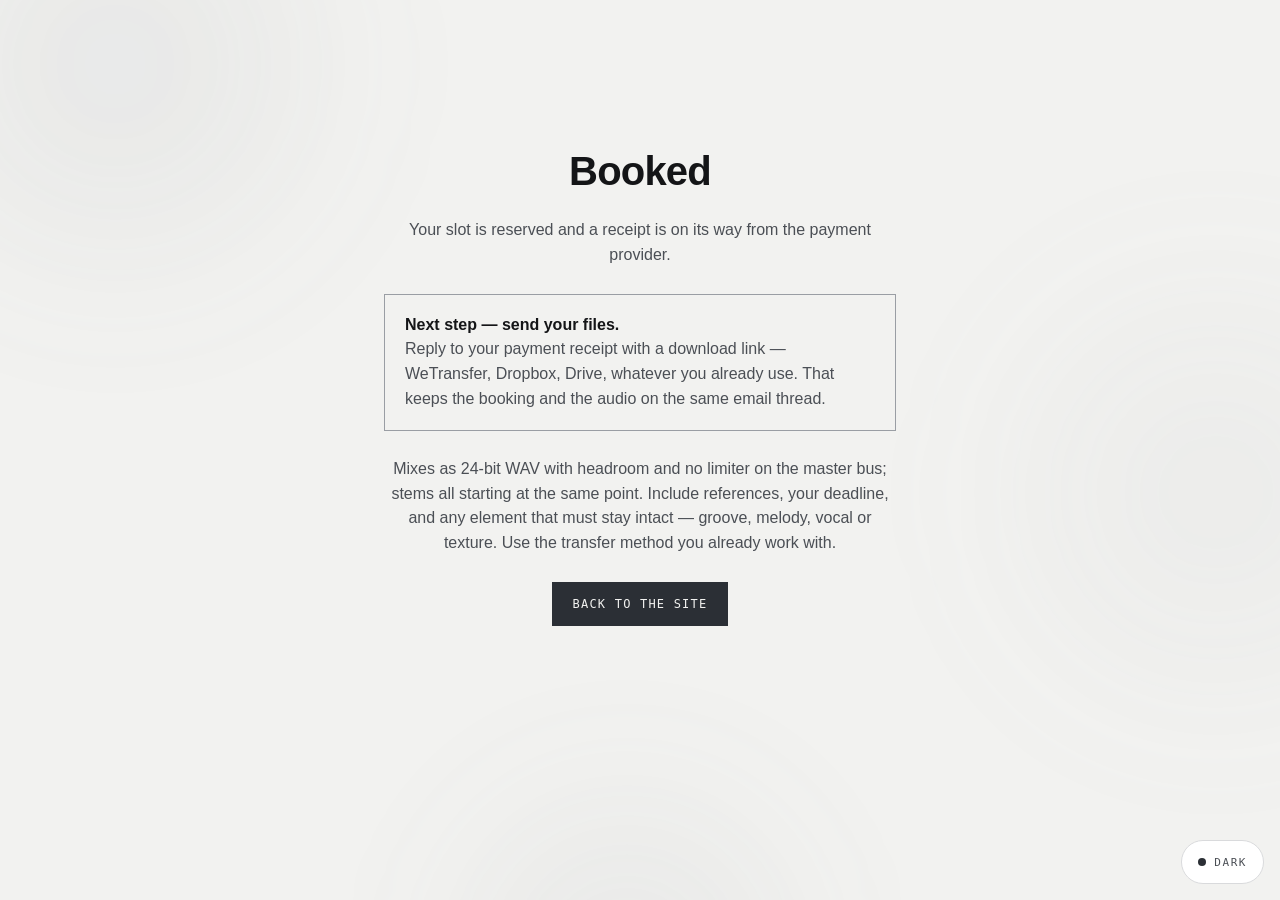
<file: success.html>
<!DOCTYPE html>
<html lang="en">
<head>
  <meta charset="utf-8" />
  <meta name="viewport" content="width=device-width, initial-scale=1" />
  <title>Booked — Gabriel Garcia Alonso</title>
  <meta name="theme-color" content="#0f1011" />
  <meta name="robots" content="noindex" />
  <link rel="icon" href="public/favicon.svg" type="image/svg+xml" />
  <link rel="stylesheet" href="assets/css/styles.css?v=20260825c" />
  <link rel="stylesheet" href="assets/css/motion.css?v=20261024a" />
  <script src="assets/js/motion.js?v=20261024a"></script>
</head>
<body>
  <!--
    Clients land here after paying.

    IMPORTANT — this differs from a shop. Payment does NOT complete the job:
    the client still has to send audio. That is why this page leads with the
    file handoff rather than a thank-you. Keep step 03 of "How it works" in
    index.html and this page saying the same thing.

    This page is cosmetic and is NOT proof of payment — anyone can open the
    URL directly. The receipt comes from the payment provider.
  -->
  <main class="status">
    <h1>Booked</h1>
    <p>
      Your slot is reserved and a receipt is on its way from the payment
      provider.
    </p>
    <p class="status__next">
      <strong>Next step — send your files.</strong><br />
      Reply to your payment receipt with a download link — WeTransfer, Dropbox,
      Drive, whatever you already use. That keeps the booking and the audio on
      the same email thread.
    </p>
    <p>
      Mixes as 24-bit WAV with headroom and no limiter on the master bus;
      stems all starting at the same point. Include references, your deadline,
      and any element that must stay intact — groove, melody, vocal or texture.
      Use the transfer method you already work with.
    </p>
    <a class="btn btn--primary" href="index.html">Back to the site</a>
  </main>
</body>
</html>
</file>
<file: assets/css/styles.css>
/* ============================================================================
 * styles.css — graphite / editorial / service-led
 * ============================================================================
 * Design intent: the quiet graphite language used by the companion tools site:
 * near-black ground, one pale signal colour, mono labels against a neutral
 * sans, and hairline structure instead of decorative UI. Everything is driven
 * by the custom properties in :root — change those to reskin the whole site.
 * ==========================================================================*/

:root {
  color-scheme: dark;

  /* Ground */
  --bg:          #0f1011;
  --bg-raised:   #17181a;
  --bg-sunken:   #0a0a0b;

  /* Ink.
   * Every value here clears WCAG AA (4.5:1) against the darkest background it
   * is used on (--bg-raised, #17181a), measured rather than eyeballed:
   *   --fg        14.76:1
   *   --fg-muted   7.10:1
   *   --fg-faint   4.80:1
   * --fg-faint used to be #5a5a62, which measured 2.8:1 and failed — it
   * carries product specs and licence terms, so it has to be readable.
   * If you darken these, re-measure. Small mono type on near-black is exactly
   * where contrast quietly stops working. */
  --fg:          #e9eaec;
  --fg-muted:    #a0a4ab;
  --fg-faint:    #81858d;

  /* Lines */
  --line:        #2e2f33;
  --line-strong: #585c62;

  /* Accent — a single cold signal colour. Change this one value to reskin. */
  --accent:      #c9cfd6;
  --accent-dim:  #585c62;
  --accent-ink:  #0f1011;

  /* Type */
  --font-sans: ui-sans-serif, -apple-system, BlinkMacSystemFont, 'Segoe UI', 'Helvetica Neue', Helvetica, Arial, sans-serif;
  --font-mono: ui-monospace, 'SF Mono', SFMono-Regular, 'JetBrains Mono', Menlo, Consolas, monospace;

  /* Rhythm */
  --gutter: 24px;
  --max:    1120px;
  --radius: 8px;
}

/* --------------------------------------------------------------------------
 * Reset
 * ------------------------------------------------------------------------*/

*, *::before, *::after { box-sizing: border-box; }

html {
  -webkit-text-size-adjust: 100%;
  scroll-behavior: smooth;
  scroll-padding-top: 96px;
}

body {
  margin: 0;
  background:
    radial-gradient(900px 520px at 12% -14%, rgba(35, 36, 39, .8) 0%, rgba(35, 36, 39, 0) 68%),
    radial-gradient(720px 520px at 96% 28%, rgba(29, 30, 32, .34) 0%, rgba(29, 30, 32, 0) 72%),
    var(--bg);
  color: var(--fg);
  font-family: var(--font-sans);
  font-size: 16px;
  line-height: 1.55;
  -webkit-font-smoothing: antialiased;
}

img { max-width: 100%; display: block; }

a { color: inherit; text-decoration: none; }
a:hover { color: var(--accent); }

button { font: inherit; }

::selection { background: var(--accent); color: var(--accent-ink); }

:focus-visible {
  outline: 2px solid var(--accent);
  outline-offset: 2px;
}

.dim { color: var(--fg-faint); }

/* Available to screen readers, invisible on screen. */
.visually-hidden {
  position: absolute;
  width: 1px; height: 1px;
  margin: -1px; padding: 0;
  overflow: hidden;
  clip: rect(0 0 0 0);
  clip-path: inset(50%);
  white-space: nowrap;
  border: 0;
}

/* Anything the nav jumps to stops clear of the sticky header instead of
 * sliding underneath it. Replaces the old negative-offset spacer trick. */
:target,
.section,
.anchor { scroll-margin-top: 96px; }

.anchor { display: block; height: 0; visibility: hidden; }

/* Skip link — off-screen until focused, then pinned top-left. */
.skip-link {
  position: absolute;
  left: -9999px;
  z-index: 100;
  padding: 12px 18px;
  background: var(--accent);
  color: var(--accent-ink);
  font-family: var(--font-mono);
  font-size: 12px;
  letter-spacing: 0.1em;
  text-transform: uppercase;
  min-height: 44px;
}

.skip-link:focus {
  left: 8px;
  top: 8px;
  color: var(--accent-ink);
}

/* --------------------------------------------------------------------------
 * Pre-launch banner
 * ------------------------------------------------------------------------*/

.banner {
  display: flex;
  align-items: flex-start;
  gap: 10px;
  padding: 10px var(--gutter);
  background: var(--bg-sunken);
  border-bottom: 1px solid var(--line-strong);
  color: var(--fg-muted);
  font-family: var(--font-mono);
  font-size: 11px;
  line-height: 1.5;
  letter-spacing: 0.06em;
  text-transform: uppercase;
}

.banner strong { color: var(--accent); font-weight: 400; }

.banner__dot {
  width: 6px; height: 6px;
  margin-top: 5px;
  border-radius: 50%;
  background: var(--accent);
  flex: none;
}

/* --------------------------------------------------------------------------
 * Header
 * ------------------------------------------------------------------------*/

.site-header {
  position: sticky;
  top: 0;
  z-index: 50;
  display: flex;
  align-items: center;
  justify-content: space-between;
  gap: 16px;
  padding: 16px var(--gutter);
  background: rgba(15, 16, 17, 0.88);
  -webkit-backdrop-filter: blur(10px);
  backdrop-filter: blur(10px);
  border-bottom: 1px solid var(--line);
}

.logo { display: flex; align-items: center; gap: 10px; min-height: 44px; }
.logo:hover { color: inherit; }

.logo__mark {
  width: 26px; height: 1px;
  background: var(--accent-dim, var(--line-strong));
  flex: none;
  transition: width 0.24s ease, background-color 0.24s ease;
}

.logo:hover .logo__mark,
.logo:focus-visible .logo__mark {
  width: 34px;
  background: var(--accent);
}

.logo__text {
  font-family: var(--font-mono);
  font-size: 10px;
  letter-spacing: 0.2em;
  color: var(--fg-faint);
}

.nav {
  display: flex;
  gap: 24px;
  font-family: var(--font-mono);
  font-size: 12px;
  letter-spacing: 0.08em;
  text-transform: uppercase;
  color: var(--fg-muted);
}

.nav a {
  position: relative;
  display: inline-flex;
  align-items: center;
  min-height: 44px;
  transition: color 0.18s ease;
}

.nav a::after {
  content: '';
  position: absolute;
  right: 0;
  bottom: 5px;
  left: 0;
  height: 1px;
  background: var(--accent);
  transform: scaleX(0);
  transform-origin: left center;
  transition: transform 0.22s ease;
}

.nav a:hover::after,
.nav a:focus-visible::after { transform: scaleX(1); }

.nav-toggle {
  display: none;
  flex-direction: column;
  gap: 5px;
  padding: 8px;
  background: none;
  border: 1px solid var(--line-strong);
  border-radius: var(--radius);
  cursor: pointer;
  min-width: 44px;
  min-height: 44px;
  align-items: center;
  justify-content: center;
}
.nav-toggle span {
  display: block;
  width: 18px;
  height: 1px;
  background: var(--fg);
  transition: transform 0.2s ease, opacity 0.2s ease;
}

.nav-open .nav-toggle span:first-child { transform: translateY(3px) rotate(45deg); }
.nav-open .nav-toggle span:last-child { transform: translateY(-3px) rotate(-45deg); }

/* --------------------------------------------------------------------------
 * Hero
 * ------------------------------------------------------------------------*/

.hero {
  position: relative;
  overflow: hidden;
  border-bottom: 1px solid var(--line);
  background: transparent;
}

.hero--compact .hero__inner { padding-bottom: 68px; }

/* Soft field wash — atmosphere, not decoration. */
.hero__grid {
  position: absolute;
  inset: 0;
  background: radial-gradient(700px 360px at 10% 4%, rgba(35, 36, 39, .34), transparent 70%);
  opacity: 1;
  pointer-events: none;
}

.hero__inner {
  position: relative;
  max-width: var(--max);
  margin: 0 auto;
  padding: clamp(76px, 10vw, 112px) var(--gutter) clamp(64px, 8vw, 88px);
}

.eyebrow {
  margin: 0 0 22px;
  font-family: var(--font-mono);
  font-size: 11px;
  letter-spacing: 0.22em;
  text-transform: uppercase;
  color: var(--fg-faint);
}

.hero__title {
  margin: 0;
  font-family: var(--font-sans);
  font-size: clamp(42px, 8vw, 84px);
  line-height: 0.98;
  letter-spacing: -0.03em;
  font-weight: 550;
}

.hero__lede {
  max-width: 46ch;
  margin: 25px 0 0;
  color: var(--fg-muted);
  font-size: clamp(15px, 1.6vw, 18px);
  line-height: 1.65;
  letter-spacing: -0.012em;
}

.hero__actions {
  display: flex;
  flex-wrap: wrap;
  gap: 12px;
  margin-top: 32px;
}

.hero__meta {
  display: grid;
  grid-template-columns: repeat(4, minmax(0, 1fr));
  gap: 24px;
  margin: 58px 0 0;
  padding: 16px 0;
  border-top: 1px solid var(--line);
  border-bottom: 1px solid var(--line);
}

.hero__meta dt {
  font-family: var(--font-mono);
  font-size: 10px;
  letter-spacing: 0.18em;
  text-transform: uppercase;
  color: var(--fg-faint);
}

.hero__meta dd {
  margin: 6px 0 0;
  font-size: 14px;
  color: var(--fg);
  line-height: 1.4;
}

/* --------------------------------------------------------------------------
 * Buttons
 * ------------------------------------------------------------------------*/

.btn {
  display: inline-flex;
  align-items: center;
  justify-content: center;
  padding: 11px 20px;
  border: 1px solid var(--line-strong);
  border-radius: 0;
  background: transparent;
  color: var(--fg);
  font-family: var(--font-mono);
  font-size: 12px;
  letter-spacing: 0.1em;
  text-transform: uppercase;
  cursor: pointer;
  transition: background 0.15s, color 0.15s, border-color 0.15s, transform 0.18s ease;
  min-height: 44px;
}

.btn:hover { border-color: var(--fg-muted); color: var(--fg); }

.btn--primary {
  background: var(--accent);
  border-color: var(--accent);
  color: var(--accent-ink);
}
.btn--primary:hover { background: #e1e3e6; border-color: #e1e3e6; color: var(--accent-ink); }

.btn--ghost { background: transparent; }

.btn--buy { padding: 9px 16px; }
.btn--buy:not(:disabled) {
  border-color: var(--accent);
  color: var(--accent);
}
.btn--buy:not(:disabled):hover {
  background: var(--accent);
  color: var(--accent-ink);
}

.btn:disabled {
  opacity: 0.4;
  cursor: not-allowed;
  border-color: var(--line);
  color: var(--fg-faint);
}

@media (hover: hover) {
  .btn:not(:disabled):hover { transform: translateY(-1px); }
  .btn:not(:disabled):active { transform: translateY(0); }
}

.is-placeholder { color: var(--fg-faint); font-style: italic; }

/* --------------------------------------------------------------------------
 * Sections
 * ------------------------------------------------------------------------*/

.section {
  max-width: var(--max);
  margin: 0 auto;
  padding: clamp(64px, 8vw, 94px) var(--gutter);
  border-bottom: 1px solid var(--line);
}

.section--compact {
  padding-top: 48px;
  padding-bottom: 48px;
}

.section__head {
  display: flex;
  flex-wrap: wrap;
  align-items: center;
  justify-content: space-between;
  gap: 20px;
  margin-bottom: 28px;
}

.section__title {
  margin: 0;
  font-family: var(--font-sans);
  font-size: clamp(20px, 2.2vw, 26px);
  letter-spacing: -0.03em;
  text-transform: none;
  color: var(--fg);
  font-weight: 550;
}

.section--split {
  display: grid;
  grid-template-columns: 220px 1fr;
  gap: 48px;
  align-items: start;
}

.placeholder-tag {
  margin: 12px 0 0;
  font-family: var(--font-mono);
  font-size: 10px;
  letter-spacing: 0.12em;
  text-transform: uppercase;
  color: var(--accent);
  opacity: 0.75;
}

.prose { max-width: 62ch; }
.prose p { margin: 0 0 18px; color: var(--fg-muted); }
.prose p:last-child { margin-bottom: 0; }

.tags, .links {
  display: flex;
  flex-wrap: wrap;
  gap: 8px;
  margin: 26px 0 0;
  padding: 0;
  list-style: none;
}

.tags li, .links li {
  padding: 6px 12px;
  border: 1px solid var(--line-strong);
  border-radius: 0;
  font-family: var(--font-mono);
  font-size: 11px;
  letter-spacing: 0.08em;
  color: var(--fg-muted);
}

.links li a { color: var(--fg); }

.contact-line { margin-top: 22px; }

/* --------------------------------------------------------------------------
 * Project prep
 * ------------------------------------------------------------------------*/

.prep-grid {
  display: grid;
  grid-template-columns: repeat(2, minmax(0, 1fr));
  gap: 0 24px;
  border-top: 1px solid var(--line);
}

.prep-card {
  padding: 24px 0;
  border-bottom: 1px solid var(--line);
  background: transparent;
}

.prep-card--wide { grid-column: 1 / -1; }

.prep-card h3 {
  margin: 0 0 14px;
  font-family: var(--font-sans);
  font-size: 15px;
  font-weight: 600;
}

.prep-card ul {
  margin: 0;
  padding-left: 18px;
  color: var(--fg-muted);
}

.prep-card li + li { margin-top: 8px; }

.prep-card p {
  margin: 0;
  color: var(--fg-muted);
}

.brief-template {
  max-width: 760px;
}

.brief-template p {
  margin: 0 0 16px;
  color: var(--fg-muted);
}

.brief-template pre {
  margin: 0;
  padding: 22px;
  overflow-x: auto;
  background: var(--bg-raised);
  border: 1px solid var(--line);
  color: var(--fg);
  white-space: pre-wrap;
}

.brief-template code {
  font-family: var(--font-mono);
  font-size: 13px;
  line-height: 1.7;
}

/* --------------------------------------------------------------------------
 * Quick links page
 * ------------------------------------------------------------------------*/

.link-stack {
  display: grid;
  gap: 12px;
  max-width: 760px;
}

.link-card {
  position: relative;
  display: grid;
  gap: 6px;
  padding: 18px 0;
  border-top: 1px solid var(--line);
  background: transparent;
  transition: background 0.18s ease, color 0.18s ease;
}

.link-card::before {
  content: '';
  position: absolute;
  top: 0;
  bottom: 0;
  left: 0;
  width: 1px;
  background: var(--accent);
  transform: scaleY(0);
  transform-origin: top center;
  transition: transform 0.24s ease;
}

.link-card:hover {
  border-color: var(--line);
  background: linear-gradient(90deg, rgba(255,255,255,.035), transparent 82%);
  color: var(--fg);
}

.link-card:hover::before,
.link-card:focus-visible::before { transform: scaleY(1); }

.link-card--primary {
  border-color: var(--accent);
}

.link-card span {
  font-family: var(--font-mono);
  font-size: 12px;
  letter-spacing: 0.12em;
  text-transform: uppercase;
}

.link-card small {
  color: var(--fg-muted);
  font-size: 14px;
}

.mini-service-list {
  display: grid;
  gap: 1px;
  max-width: 760px;
  border-top: 1px solid var(--line);
  background: var(--line);
}

.mini-service-list a {
  display: flex;
  justify-content: space-between;
  gap: 18px;
  padding: 16px 0;
  background: transparent;
  border-bottom: 1px solid var(--line);
  color: var(--fg);
}

.mini-service-list a:hover {
  color: var(--accent);
}

.mini-service-list strong {
  font-family: var(--font-mono);
  font-size: 12px;
  color: var(--fg-muted);
  white-space: nowrap;
}

/* --------------------------------------------------------------------------
 * One-sheet page
 * ------------------------------------------------------------------------*/

.one-sheet {
  max-width: 880px;
  margin: 0 auto;
  padding: 88px var(--gutter);
}

.one-sheet h1 {
  margin: 0;
  font-size: clamp(34px, 7vw, 64px);
  line-height: 1;
  letter-spacing: -0.03em;
}

.one-sheet__lede {
  max-width: 58ch;
  margin: 24px 0 0;
  color: var(--fg-muted);
  font-size: 18px;
}

.one-sheet__actions {
  display: flex;
  flex-wrap: wrap;
  gap: 12px;
  margin: 32px 0 52px;
}

.one-sheet__block {
  padding: 30px 0;
  border-top: 1px solid var(--line);
}

.one-sheet__block h2 {
  margin: 0 0 18px;
  font-family: var(--font-mono);
  font-size: 11px;
  letter-spacing: 0.18em;
  text-transform: uppercase;
  color: var(--fg-muted);
  font-weight: 400;
}

.one-sheet__block p {
  max-width: 68ch;
  margin: 0;
  color: var(--fg-muted);
}

.rate-list {
  display: grid;
  gap: 1px;
  margin: 0 0 18px;
  background: var(--line);
  border-top: 1px solid var(--line);
}

.rate-list div {
  display: flex;
  justify-content: space-between;
  gap: 20px;
  padding: 14px 0;
  border-bottom: 1px solid var(--line);
  background: transparent;
}

.rate-list dt,
.rate-list dd {
  margin: 0;
}

.rate-list dd {
  font-family: var(--font-mono);
  color: var(--accent);
}

.one-sheet__list {
  margin: 0;
  padding-left: 18px;
  color: var(--fg-muted);
}

.one-sheet__list li + li { margin-top: 8px; }

.one-sheet__contact a {
  text-decoration: underline;
  text-underline-offset: 3px;
}

@media print {
  .banner,
  .site-header,
  .site-footer,
  .one-sheet__actions { display: none; }

  body {
    background: #fff;
    color: #000;
  }

  .one-sheet {
    max-width: none;
    padding: 0;
  }

  .one-sheet__lede,
  .one-sheet__block p,
  .one-sheet__list,
  .rate-list dd {
    color: #000;
  }
}

/* --------------------------------------------------------------------------
 * FAQ
 * Native details/summary keeps disclosure keyboard and screen-reader support
 * without a JavaScript accordion or hidden-focus edge cases.
 * ------------------------------------------------------------------------*/

.faq {
  max-width: 760px;
  border-top: 1px solid var(--line);
}

.faq details { border-bottom: 1px solid var(--line); }

.faq summary {
  position: relative;
  min-height: 64px;
  padding: 20px 48px 20px 0;
  color: var(--fg);
  font-size: 16px;
  font-weight: 600;
  cursor: pointer;
  list-style: none;
}

.faq summary::-webkit-details-marker { display: none; }

.faq summary::after {
  content: '+';
  position: absolute;
  top: 17px;
  right: 4px;
  color: var(--accent);
  font-family: var(--font-mono);
  font-size: 20px;
  font-weight: 400;
}

.faq details[open] summary::after { content: '−'; }
.faq summary:hover { color: var(--accent); }

.faq details p {
  max-width: 62ch;
  margin: -2px 48px 22px 0;
  color: var(--fg-muted);
}

/* --------------------------------------------------------------------------
 * Filters
 * ------------------------------------------------------------------------*/

.filters { display: flex; gap: 6px; }

.filter {
  padding: 8px 16px;
  background: transparent;
  border: 1px solid var(--line);
  border-radius: 0;
  color: var(--fg-faint);
  font-family: var(--font-mono);
  font-size: 11px;
  letter-spacing: 0.1em;
  text-transform: uppercase;
  cursor: pointer;
  transition: color 0.15s, border-color 0.15s;
  min-height: 44px;
}

.filter:hover { color: var(--fg); border-color: var(--line-strong); }

.filter.is-active {
  color: var(--accent-ink);
  background: var(--accent);
  border-color: var(--accent);
}

/* --------------------------------------------------------------------------
 * Service grid
 * ------------------------------------------------------------------------*/

.grid {
  display: grid;
  grid-template-columns: repeat(auto-fill, minmax(320px, 1fr));
  gap: 0 24px;
  background: transparent;
  border-top: 1px solid var(--line);
}

/* Cards are editorial list entries: the hairline carries the rhythm, not a
 * stack of rounded panels. */
.card {
  display: flex;
  flex-direction: column;
  border-bottom: 1px solid var(--line);
  background: transparent;
  transition: background 0.15s ease;
}

.card:hover {
  background: linear-gradient(90deg, rgba(255,255,255,.035), transparent 82%);
}

.card--unavailable { opacity: 0.6; }

/* Briefly marks the card a shared #service-id link points at. */
.card--focused {
  outline: 1px solid var(--accent);
  outline-offset: -1px;
  background: rgba(255,255,255,.035);
}

.card__body {
  display: flex;
  flex-direction: column;
  flex: 1;
  padding: 24px 0 28px;
}

.card__head { margin-bottom: 14px; }

.card__badge {
  display: inline-block;
  margin-bottom: 12px;
  padding: 0;
  border: 0;
  border-radius: 0;
  font-family: var(--font-mono);
  font-size: 9px;
  letter-spacing: 0.14em;
  text-transform: uppercase;
  color: var(--fg-muted);
}

.card__title {
  margin: 0;
  font-family: var(--font-sans);
  font-size: 21px;
  font-weight: 550;
  letter-spacing: -0.035em;
}

.card__subtitle {
  margin: 5px 0 0;
  font-family: var(--font-mono);
  font-size: 11px;
  letter-spacing: 0.06em;
  color: var(--fg-faint);
}

.card__desc {
  margin: 0;
  max-width: 58ch;
  line-height: 1.6;
  font-size: 14px;
  color: var(--fg-muted);
}

/* Turnaround and revisions — the two things a client decides on after price,
 * so they get their own block rather than being buried in the bullet list. */
.card__terms {
  display: grid;
  grid-template-columns: auto 1fr;
  gap: 4px 16px;
  margin: 18px 0 0;
  padding: 14px 0;
  border-top: 1px solid var(--line);
  border-bottom: 1px solid var(--line);
}

.card__terms dt {
  font-family: var(--font-mono);
  font-size: 9px;
  letter-spacing: 0.14em;
  text-transform: uppercase;
  color: var(--fg-faint);
  align-self: center;
}

.card__terms dd {
  margin: 0;
  font-size: 13px;
  color: var(--fg);
}

.card__details {
  margin: 16px 0 0;
  padding: 0;
  list-style: none;
  font-size: 13px;
  color: var(--fg-faint);
}

.card__details li {
  position: relative;
  padding: 3px 0 3px 16px;
}

.card__details li::before {
  content: "";
  position: absolute;
  left: 0;
  top: 11px;
  width: 6px;
  height: 1px;
  background: var(--fg-faint);
}

.card__foot {
  display: flex;
  align-items: flex-end;
  justify-content: space-between;
  gap: 12px;
  margin-top: auto;
  padding-top: 24px;
}

.card__pricing { display: flex; align-items: baseline; gap: 8px; flex-wrap: wrap; }

.card__price {
  font-family: var(--font-mono);
  font-size: 21px;
  color: var(--fg);
}

.card__price-note {
  font-family: var(--font-mono);
  font-size: 10px;
  letter-spacing: 0.1em;
  text-transform: uppercase;
  color: var(--fg-faint);
}

.card__closed {
  font-family: var(--font-mono);
  font-size: 10px;
  letter-spacing: 0.12em;
  text-transform: uppercase;
  color: var(--fg-faint);
}

.card__provider {
  margin: 10px 0 0;
  font-family: var(--font-mono);
  font-size: 9px;
  letter-spacing: 0.12em;
  text-transform: uppercase;
  color: var(--fg-faint);
  text-align: right;
}

.grid__empty {
  margin: 28px 0 0;
  color: var(--fg-faint);
  font-family: var(--font-mono);
  font-size: 12px;
}

.section__note {
  max-width: 62ch;
  margin: 26px 0 0;
  font-size: 14px;
  color: var(--fg-faint);
}

.section__note a { color: var(--fg); text-decoration: underline; text-underline-offset: 3px; }
.section__note a:hover { color: var(--accent); }
.section__note code {
  font-family: var(--font-mono);
  font-size: 12px;
  color: var(--fg-muted);
}

/* --------------------------------------------------------------------------
 * Process steps
 * ------------------------------------------------------------------------*/

.steps {
  display: grid;
  grid-template-columns: repeat(auto-fit, minmax(240px, 1fr));
  gap: 0 24px;
  margin: 0;
  padding: 0;
  list-style: none;
  border-top: 1px solid var(--line);
}

.step {
  padding: 24px 0;
  border-bottom: 1px solid var(--line);
  background: transparent;
}

.step__num {
  display: block;
  margin-bottom: 14px;
  font-family: var(--font-mono);
  font-size: 11px;
  letter-spacing: 0.16em;
  color: var(--accent);
}

.step__title {
  margin: 0 0 10px;
  font-size: 15px;
  font-weight: 600;
}

.step p {
  margin: 0;
  font-size: 13px;
  line-height: 1.6;
  color: var(--fg-muted);
}

/* --------------------------------------------------------------------------
 * Status pages (success.html / cancel.html)
 * ------------------------------------------------------------------------*/

.status {
  max-width: 560px;
  margin: 0 auto;
  padding: 140px var(--gutter);
  text-align: center;
}

.status h1 {
  margin: 0 0 16px;
  font-size: clamp(28px, 5vw, 40px);
  letter-spacing: -0.02em;
}

.status p { color: var(--fg-muted); margin: 0 0 26px; }

.status__next {
  padding: 18px 20px;
  border: 1px solid var(--line-strong);
  border-radius: 0;
  text-align: left;
}
.status__next strong { color: var(--fg); font-weight: 600; }

/* --------------------------------------------------------------------------
 * Footer
 * ------------------------------------------------------------------------*/

.site-footer {
  display: flex;
  flex-wrap: wrap;
  align-items: center;
  justify-content: space-between;
  gap: 12px;
  max-width: var(--max);
  margin: 0 auto;
  padding: 34px var(--gutter) 60px;
  font-family: var(--font-mono);
  font-size: 11px;
  letter-spacing: 0.1em;
  text-transform: uppercase;
  color: var(--fg-muted);
}

.footer-links { display: flex; gap: 22px; }
.footer-links a {
  display: inline-flex;
  align-items: center;
  min-height: 44px;
  color: var(--fg-faint);
}
.footer-links a:hover { color: var(--accent); }

/* --------------------------------------------------------------------------
 * Legal pages (impressum.html / privacy.html)
 * ------------------------------------------------------------------------*/

.legal { max-width: 720px; }

.legal__title {
  margin: 0;
  font-size: clamp(28px, 5vw, 40px);
  letter-spacing: -0.02em;
}

.legal h2 {
  margin: 40px 0 12px;
  font-family: var(--font-mono);
  font-size: 12px;
  letter-spacing: 0.16em;
  text-transform: uppercase;
  font-weight: 400;
  color: var(--accent);
}

.legal p { color: var(--fg-muted); margin: 0 0 14px; }

.legal a { color: var(--fg); text-decoration: underline; text-underline-offset: 3px; }
.legal a:hover { color: var(--accent); }

.legal__block { font-family: var(--font-mono); font-size: 13px; line-height: 1.9; }

.legal__note {
  padding: 14px 16px;
  border-left: 2px solid var(--line-strong);
  font-size: 14px;
}

.legal__foot { margin-top: 56px; padding-top: 24px; border-top: 1px solid var(--line); }

/* --------------------------------------------------------------------------
 * Progressive motion
 * ------------------------------------------------------------------------*/

/* Content stays fully visible without JavaScript. The motion-ready class is
 * added only when the browser supports the observer used below, so a script
 * failure can never leave the page in a hidden state. */
.reveal { opacity: 1; transform: none; }

.motion-ready .reveal {
  opacity: 0;
  transform: translate3d(0, 10px, 0);
  transition:
    opacity 0.65s cubic-bezier(.22, 1, .36, 1) var(--reveal-delay, 0ms),
    transform 0.65s cubic-bezier(.22, 1, .36, 1) var(--reveal-delay, 0ms);
  will-change: opacity, transform;
}

.motion-ready .reveal.is-visible {
  opacity: 1;
  transform: none;
  will-change: auto;
}

/* --------------------------------------------------------------------------
 * Responsive
 * ------------------------------------------------------------------------*/

@media (max-width: 860px) {
  .section--split { grid-template-columns: 1fr; gap: 24px; }
  .hero__inner { padding: 72px var(--gutter) 60px; }
  .hero__meta { gap: 28px; }
  .prep-grid { grid-template-columns: 1fr; }
  .prep-card--wide { grid-column: auto; }
}

@media (max-width: 1080px) {
  .js-ready .nav-toggle { display: flex; }

  .nav {
    position: absolute;
    top: 100%;
    left: 0;
    right: 0;
    flex-direction: column;
    gap: 0;
    padding: 0 var(--gutter);
    background: var(--bg);
    border-bottom: 1px solid var(--line);
    max-height: none;
    overflow: hidden;
    transition: max-height 0.2s ease;
    visibility: visible;
    pointer-events: auto;
  }

  .nav a { padding: 14px 0; border-bottom: 1px solid var(--line); }
  .nav a:last-child { border-bottom: none; }

  .js-ready .nav {
    max-height: 0;
    visibility: hidden;
    pointer-events: none;
  }

  .js-ready.nav-open .nav {
    max-height: 520px;
    visibility: visible;
    pointer-events: auto;
  }

}

@media (max-width: 680px) {

  .section { padding: 60px var(--gutter); }
  .section__head { align-items: flex-start; flex-direction: column; }
  .grid { grid-template-columns: 1fr; }
  .hero__meta { grid-template-columns: repeat(2, minmax(0, 1fr)); gap: 16px; }
}

/* Touch devices: everything tappable clears the ~44px guideline. Measured at
 * 375px the filters came in at 35px and the buy button at 39px — small enough
 * to mis-tap, and the buy button is the last place you want that. Keyed on
 * pointer:coarse rather than width, since a small window on a laptop still has
 * a precise cursor. */
@media (pointer: coarse) {
  .filter {
    display: inline-flex;
    align-items: center;
    justify-content: center;
  }
}

@media (prefers-reduced-motion: reduce) {
  html { scroll-behavior: auto; }
  * { transition: none !important; animation: none !important; }
  .motion-ready .reveal,
  .motion-ready .reveal.is-visible {
    opacity: 1;
    transform: none;
    will-change: auto;
  }
}

@media print {
  .motion-ready .reveal { opacity: 1; transform: none; }
}

/* --------------------------------------------------------------------------
 * Graphite signal: cobalt and ultraviolet interaction
 * ------------------------------------------------------------------------*/
:root {
  --accent: #bdccfa;
  --accent-dim: #6b7da8;
  --signal-blue: #849ee8;
  --signal-purple: #ac99e4;
  --signal-panel: #15171d;
}
.hero__grid {
  background: radial-gradient(720px 440px at 92% 28%, rgba(80, 66, 131, .20), transparent 72%),
              radial-gradient(700px 340px at 4% 5%, rgba(57, 76, 120, .17), transparent 75%);
}
.hero__signal {
  color: var(--accent);
}
.hero__signal-field {
  position: absolute;
  width: 620px;
  height: 620px;
  top: -190px;
  right: -150px;
  pointer-events: none;
  transform: rotate(-28deg);
  opacity: .56;
}
.hero__signal-field i {
  position: absolute;
  display: block;
  inset: 0;
  border: 1px solid rgba(132, 158, 232, .24);
  border-radius: 50%;
  box-shadow: 0 0 40px rgba(119, 91, 175, .08);
  transform: scaleX(.47);
}
.hero__signal-field i:nth-child(2) { inset: 40px; border-color: rgba(172, 153, 228, .31); }
.hero__signal-field i:nth-child(3) { inset: 80px; }
.hero__signal-field i:nth-child(4) { inset: 120px; border-color: rgba(172, 153, 228, .36); }
.hero__signal-field i:nth-child(5) { inset: 160px; }
.hero:has(.hero__actions a:hover) .hero__signal-field,
.hero:has(.hero__actions a:focus-visible) .hero__signal-field {
  opacity: .9;
  transform: rotate(-23deg) translate3d(-6px, 0, 0);
}
.hero__signal-field { transition: opacity .4s ease, transform .6s ease; }
.btn:focus-visible, .filter:focus-visible, .finder a:focus-visible {
  outline: 2px solid var(--accent);
  outline-offset: 5px;
}
.btn--primary:hover {
  background: #d3d9fa;
  border-color: #d3d9fa;
  box-shadow: 0 0 28px rgba(132, 158, 232, .14);
}
.card:hover, .card:focus-within {
  background: linear-gradient(100deg, rgba(90, 110, 163, .09), rgba(105, 79, 150, .035) 65%, transparent);
}
.card:focus-within { border-bottom-color: var(--signal-blue); }
.finder {
  position: relative;
  scroll-margin-top: 96px;
  padding-top: 72px;
  padding-bottom: 72px;
}
.finder::before {
  content: "";
  position: absolute;
  top: 0;
  left: var(--gutter);
  right: var(--gutter);
  height: 1px;
  background: linear-gradient(90deg, var(--signal-blue), var(--signal-purple) 50%, var(--line));
}
.finder__header {
  display: grid;
  grid-template-columns: 1.2fr 1fr;
  align-items: end;
  gap: 36px;
  margin-bottom: 32px;
}
.finder .eyebrow { color: var(--accent); margin-bottom: 16px; }
.finder__title {
  margin: 0;
  max-width: 15ch;
  font-size: clamp(30px, 4.2vw, 48px);
  line-height: 1.08;
  letter-spacing: -.04em;
  font-weight: 500;
}
.finder__intro { color: var(--fg-muted); font-size: 15px; margin: 0; max-width: 43ch; }
.finder a { color: var(--accent); text-underline-offset: 4px; }
.finder__steps { display: grid; grid-template-columns: repeat(3, minmax(0, 1fr)); gap: 12px; }
.finder__step {
  min-width: 0;
  margin: 0;
  padding: 20px 16px 18px;
  border: 1px solid #3b4051;
  background: linear-gradient(155deg, #191b23, var(--signal-panel));
  transition: border-color .22s, box-shadow .22s;
}
.finder__step:focus-within {
  border-color: var(--signal-blue);
  box-shadow: 0 0 30px rgba(99, 114, 173, .08);
}
.finder__step:has(input:checked) { border-top-color: var(--signal-purple); }
.finder__step legend {
  padding: 0 5px;
  color: var(--fg);
  font-size: 14px;
  font-weight: 500;
  line-height: 1.5;
}
.finder__number { color: var(--signal-purple); font-family: var(--font-mono); font-size: 11px; margin-right: 7px; }
.finder__option {
  position: relative;
  display: flex;
  align-items: start;
  gap: 10px;
  min-height: 52px;
  margin-top: 8px;
  padding: 12px 10px;
  border: 1px solid transparent;
  cursor: pointer;
  transition: background .2s, border-color .2s, transform .2s;
}
.finder__option input {
  flex: 0 0 auto;
  width: 16px;
  height: 16px;
  margin: 3px 0 0;
  accent-color: var(--accent);
}
.finder__option input:focus-visible { outline: 2px solid var(--accent); outline-offset: 4px; }
.finder__option > span { color: var(--fg); font-size: 13px; line-height: 1.55; }
.finder__option small { display: block; font-size: 11px; color: var(--fg-muted); margin-top: 4px; }
.finder__option:hover { border-color: #4a526b; background: rgba(132, 158, 232, .04); }
.finder__option:has(input:checked) {
  border-color: #7186bd;
  background: linear-gradient(110deg, rgba(99, 124, 193, .15), rgba(119, 91, 175, .12));
}
.finder__actions { display: flex; flex-wrap: wrap; align-items: center; gap: 12px; margin-top: 22px; }
.finder__actions .btn--primary { gap: 16px; }
.finder__actions p { margin: 0 0 0 auto; max-width: 30ch; font-size: 11px; color: var(--fg-muted); }
.finder__result { margin-top: 24px; padding-top: 22px; border-top: 1px solid var(--line); }
.finder__result > p { color: var(--fg-muted); font-size: 14px; max-width: 72ch; }
.finder__result h3 { margin: 0 0 10px; font-size: 20px; font-weight: 500; letter-spacing: -.025em; }
.finder__result h4 { font-size: 18px; font-weight: 500; margin: 0 0 12px; }
.finder__result ul { padding-left: 18px; color: var(--fg-muted); font-size: 13px; }
.finder__result article {
  padding: 22px;
  border: 1px solid #414b65;
  background: linear-gradient(145deg, #1c202b, #17181e);
}
.finder__result dl { display: grid; grid-template-columns: auto 1fr; gap: 6px 16px; font-size: 13px; margin: 16px 0; }
.finder__result dt { color: var(--fg-muted); }
.finder__result dd { margin: 0; color: var(--fg); }
.finder__result .finder__comparisons, .finder__result .finder-comparison,
.finder__result .finder-results, .finder__result .finder-result__cards {
  display: grid;
  grid-template-columns: repeat(auto-fit, minmax(min(100%, 280px), 1fr));
  gap: 14px;
  margin-top: 18px;
}
@media (hover: hover) {
  .finder__option:hover { transform: translateX(2px); }
}
@media (max-width: 860px) {
  .finder__header { grid-template-columns: 1fr; gap: 20px; }
  .finder__steps { grid-template-columns: 1fr; gap: 20px; }
  .finder__actions p { width: 100%; margin: 0; max-width: none; }
  .hero__signal-field { right: -360px; opacity: .34; }
}
@media (prefers-reduced-motion: reduce) {
  .hero__signal-field, .hero:has(.hero__actions a:hover) .hero__signal-field,
  .hero:has(.hero__actions a:focus-visible) .hero__signal-field { transform: rotate(-28deg); }
  .finder__option:hover { transform: none; }
}
@media print {
  .hero__signal-field, .finder { display: none; }
}

.finder__result .finder__title { max-width: none; line-height: 1.3; }
.finder__price { color: var(--accent); font-family: var(--font-mono); font-size: 15px; }
.finder__description { color: var(--fg-muted); font-size: 13px; line-height: 1.65; }
.finder__link { display: inline-block; padding: 10px 0; font-size: 13px; }
.finder__contact { display: inline-block; margin-top: 18px; font-size: 13px; }
</file>
<file: assets/css/motion.css>
/* ============================================================================
 * motion.css — ambient motion + light theme for the graphite site
 * ============================================================================
 * Shares its motion language with the other gabs-utilities.com pages (slow
 * drifting glows, faint rings, one pulse, pointer light on cards, a remembered
 * light/dark switch) but keeps this site's own identity: graphite ground and a
 * single cold silver signal. No violet, no warm accent.
 *
 * Rules:
 * - Everything that moves sits inside prefers-reduced-motion: no-preference.
 *   With reduced motion on, the page is the static graphite page it was.
 * - Decorative layers are aria-hidden and pointer-events: none.
 * - Colours come from the tokens in styles.css; the light theme below only
 *   redefines those tokens plus the few literals styles.css hard-codes.
 * ==========================================================================*/

/* --------------------------------------------------------------------------
 * Light theme. Dark stays the default; light is chosen by the switch, or by
 * the OS when the visitor has not chosen. Contrast measured on --bg-raised
 * (#ffffff): --fg 17.6:1, --fg-muted 7.6:1, --fg-faint 5.7:1.
 * ------------------------------------------------------------------------*/
:root { --halo: .55; --glow-a: rgba(201, 207, 214, .10); --glow-b: rgba(160, 164, 171, .08); --ring: rgba(201, 207, 214, .16); --header-bg: rgba(15, 16, 17, .88); }

@media (prefers-color-scheme: light) {
  :root:not([data-theme="dark"]) {
    color-scheme: light;
    --bg: #f2f2f0; --bg-raised: #ffffff; --bg-sunken: #e8e8e6;
    --fg: #141517; --fg-muted: #4b4f55; --fg-faint: #62666d;
    --line: #d9dadc; --line-strong: #9a9ea4;
    --accent: #2b2f35; --accent-dim: #9a9ea4; --accent-ink: #f2f2f0;
    --halo: .7; --glow-a: rgba(120, 126, 134, .14); --glow-b: rgba(160, 164, 171, .12); --ring: rgba(43, 47, 53, .16); --header-bg: rgba(242, 242, 240, .88);
  }
}
:root[data-theme="light"] {
  color-scheme: light;
  --bg: #f2f2f0; --bg-raised: #ffffff; --bg-sunken: #e8e8e6;
  --fg: #141517; --fg-muted: #4b4f55; --fg-faint: #62666d;
  --line: #d9dadc; --line-strong: #9a9ea4;
  --accent: #2b2f35; --accent-dim: #9a9ea4; --accent-ink: #f2f2f0;
  --halo: .7; --glow-a: rgba(120, 126, 134, .14); --glow-b: rgba(160, 164, 171, .12); --ring: rgba(43, 47, 53, .16); --header-bg: rgba(242, 242, 240, .88);
}

/* Literals styles.css hard-codes, routed through tokens so both themes hold. */
body { transition: background-color .5s ease, color .5s ease; }
.site-header { background: var(--header-bg); transition: background-color .5s ease, border-color .5s ease; }
:root[data-theme="light"] body { background: var(--bg); }
:root[data-theme="light"] .hero__grid { background: none; }
:root[data-theme="light"] .btn--primary:hover { background: #41464d; border-color: #41464d; }
@media (prefers-color-scheme: light) {
  :root:not([data-theme="dark"]) body { background: var(--bg); }
  :root:not([data-theme="dark"]) .hero__grid { background: none; }
  :root:not([data-theme="dark"]) .btn--primary:hover { background: #41464d; border-color: #41464d; }
}

/* --------------------------------------------------------------------------
 * Ambient field: three soft glows behind everything.
 * ------------------------------------------------------------------------*/
.ambient {
  position: fixed; inset: 0; z-index: -1;
  pointer-events: none; overflow: hidden;
  opacity: var(--halo);
}
.ambient span {
  position: absolute; border-radius: 50%;
  filter: blur(80px);
  width: 46vmax; height: 46vmax;
}
.ambient span:nth-child(1) { left: -14vmax; top: -18vmax; background: radial-gradient(circle, var(--glow-a), transparent 70%); }
.ambient span:nth-child(2) { right: -18vmax; top: 22vh; background: radial-gradient(circle, var(--glow-b), transparent 70%); }
.ambient span:nth-child(3) { left: 30vw; bottom: -24vmax; width: 38vmax; height: 38vmax; background: radial-gradient(circle, var(--glow-a), transparent 70%); }
/* The ambient layer sits behind body content, so body needs its own stacking. */
body { position: relative; isolation: isolate; }

/* --------------------------------------------------------------------------
 * Hero object: a lathe-cut disc. Faint grooves, a dashed ring that turns,
 * a beam that sweeps, one pulse outward like a kick on the one.
 * ------------------------------------------------------------------------*/
.hero { position: relative; overflow: hidden; }
.hero__inner { z-index: 2; }
.disc {
  position: absolute; z-index: 1;
  right: max(-120px, calc((100vw - var(--max)) / 2 - 80px));
  top: 50%;
  width: min(560px, 62vw); aspect-ratio: 1;
  translate: 0 -50%;
  pointer-events: none;
  color: var(--ring);
}
.disc svg { width: 100%; height: 100%; display: block; overflow: visible; }
.disc__beam {
  position: absolute; inset: 9%; border-radius: 50%;
  background: conic-gradient(from 0deg, transparent 0 78%, var(--glow-a) 92%, transparent 100%);
  -webkit-mask: radial-gradient(circle, transparent 18%, #000 19%, #000 70%, transparent 71%);
          mask: radial-gradient(circle, transparent 18%, #000 19%, #000 70%, transparent 71%);
  opacity: 0;
}
.disc__pulse { fill: none; stroke: currentColor; stroke-width: 1; opacity: 0; transform-origin: 50% 50%; transform-box: fill-box; }
.disc__spin { transform-origin: 200px 200px; }
@media (max-width: 760px) {
  .disc { width: 120vw; right: -60vw; top: 38%; opacity: .7; }
}

/* --------------------------------------------------------------------------
 * Cards and panels: a soft light follows the pointer.
 * ------------------------------------------------------------------------*/
.card, .prep-card, .step { position: relative; }
.card::before, .prep-card::before, .step::before {
  content: ""; position: absolute; inset: 0; pointer-events: none;
  background: radial-gradient(320px circle at var(--mx, 50%) var(--my, 50%), var(--glow-a), transparent 65%);
  opacity: 0; transition: opacity .35s ease;
}
.card:hover::before, .prep-card:hover::before, .step:hover::before { opacity: 1; }

/* --------------------------------------------------------------------------
 * Theme switch: floating pill, bottom right.
 * ------------------------------------------------------------------------*/
.theme-switch {
  position: fixed; right: max(16px, env(safe-area-inset-right, 0px)); bottom: max(16px, env(safe-area-inset-bottom, 0px)); z-index: 60;
  display: inline-flex; align-items: center; gap: 8px;
  min-height: 44px; padding: 0 16px;
  border: 1px solid var(--line); border-radius: 999px;
  background: var(--bg-raised); color: var(--fg-muted);
  font: 500 11px/1 var(--font-mono); letter-spacing: .14em; text-transform: uppercase;
  cursor: pointer;
  transition: background-color .5s ease, color .2s ease, border-color .2s ease;
}
.theme-switch:hover { color: var(--fg); border-color: var(--line-strong); }
.theme-switch:focus-visible { outline: 2px solid var(--accent); outline-offset: 3px; }
.theme-switch__dot { width: 8px; height: 8px; border-radius: 50%; background: var(--accent); }
@media print { .theme-switch, .ambient, .disc { display: none; } }

/* --------------------------------------------------------------------------
 * Motion. Only when the visitor has not asked for less.
 * ------------------------------------------------------------------------*/
@media (prefers-reduced-motion: no-preference) {
  .ambient span:nth-child(1) { animation: drift-a 32s ease-in-out infinite alternate; }
  .ambient span:nth-child(2) { animation: drift-b 38s ease-in-out infinite alternate; }
  .ambient span:nth-child(3) { animation: drift-c 26s ease-in-out infinite alternate; }

  .disc svg { animation: float 5s ease-in-out infinite; }
  .disc__spin { animation: spin 60s linear infinite; }
  .disc__beam { opacity: 1; animation: spin 9s linear infinite; }
  .disc__pulse { animation: pulse 3s cubic-bezier(.2, .7, .2, 1) infinite; }

  .card:hover, .prep-card:hover { transform: translateY(-2px); }
  .card, .prep-card { transition: background .15s ease, transform .35s cubic-bezier(.22, 1, .36, 1); }

  /* Hero copy rises in, 80 ms apart. */
  .hero__inner > * { animation: rise .7s cubic-bezier(.22, 1, .36, 1) both; }
  .hero__inner > :nth-child(2) { animation-delay: 80ms; }
  .hero__inner > :nth-child(3) { animation-delay: 160ms; }
  .hero__inner > :nth-child(4) { animation-delay: 240ms; }
  .hero__inner > :nth-child(5) { animation-delay: 320ms; }

  .logo__mark { animation: breathe 6s ease-in-out infinite; }
}

@keyframes drift-a { to { transform: translate(8vmax, 6vmax) scale(1.08); } }
@keyframes drift-b { to { transform: translate(-10vmax, -4vmax) scale(.94); } }
@keyframes drift-c { to { transform: translate(-6vmax, -8vmax) scale(1.1); } }
@keyframes float { 50% { transform: translateY(-6px); } }
@keyframes spin { to { transform: rotate(360deg); } }
@keyframes pulse {
  0%   { opacity: .9; transform: scale(.34); }
  70%  { opacity: 0; }
  100% { opacity: 0; transform: scale(1); }
}
@keyframes rise { from { opacity: 0; transform: translateY(10px); } }
@keyframes breathe { 50% { width: 34px; } }
</file>
